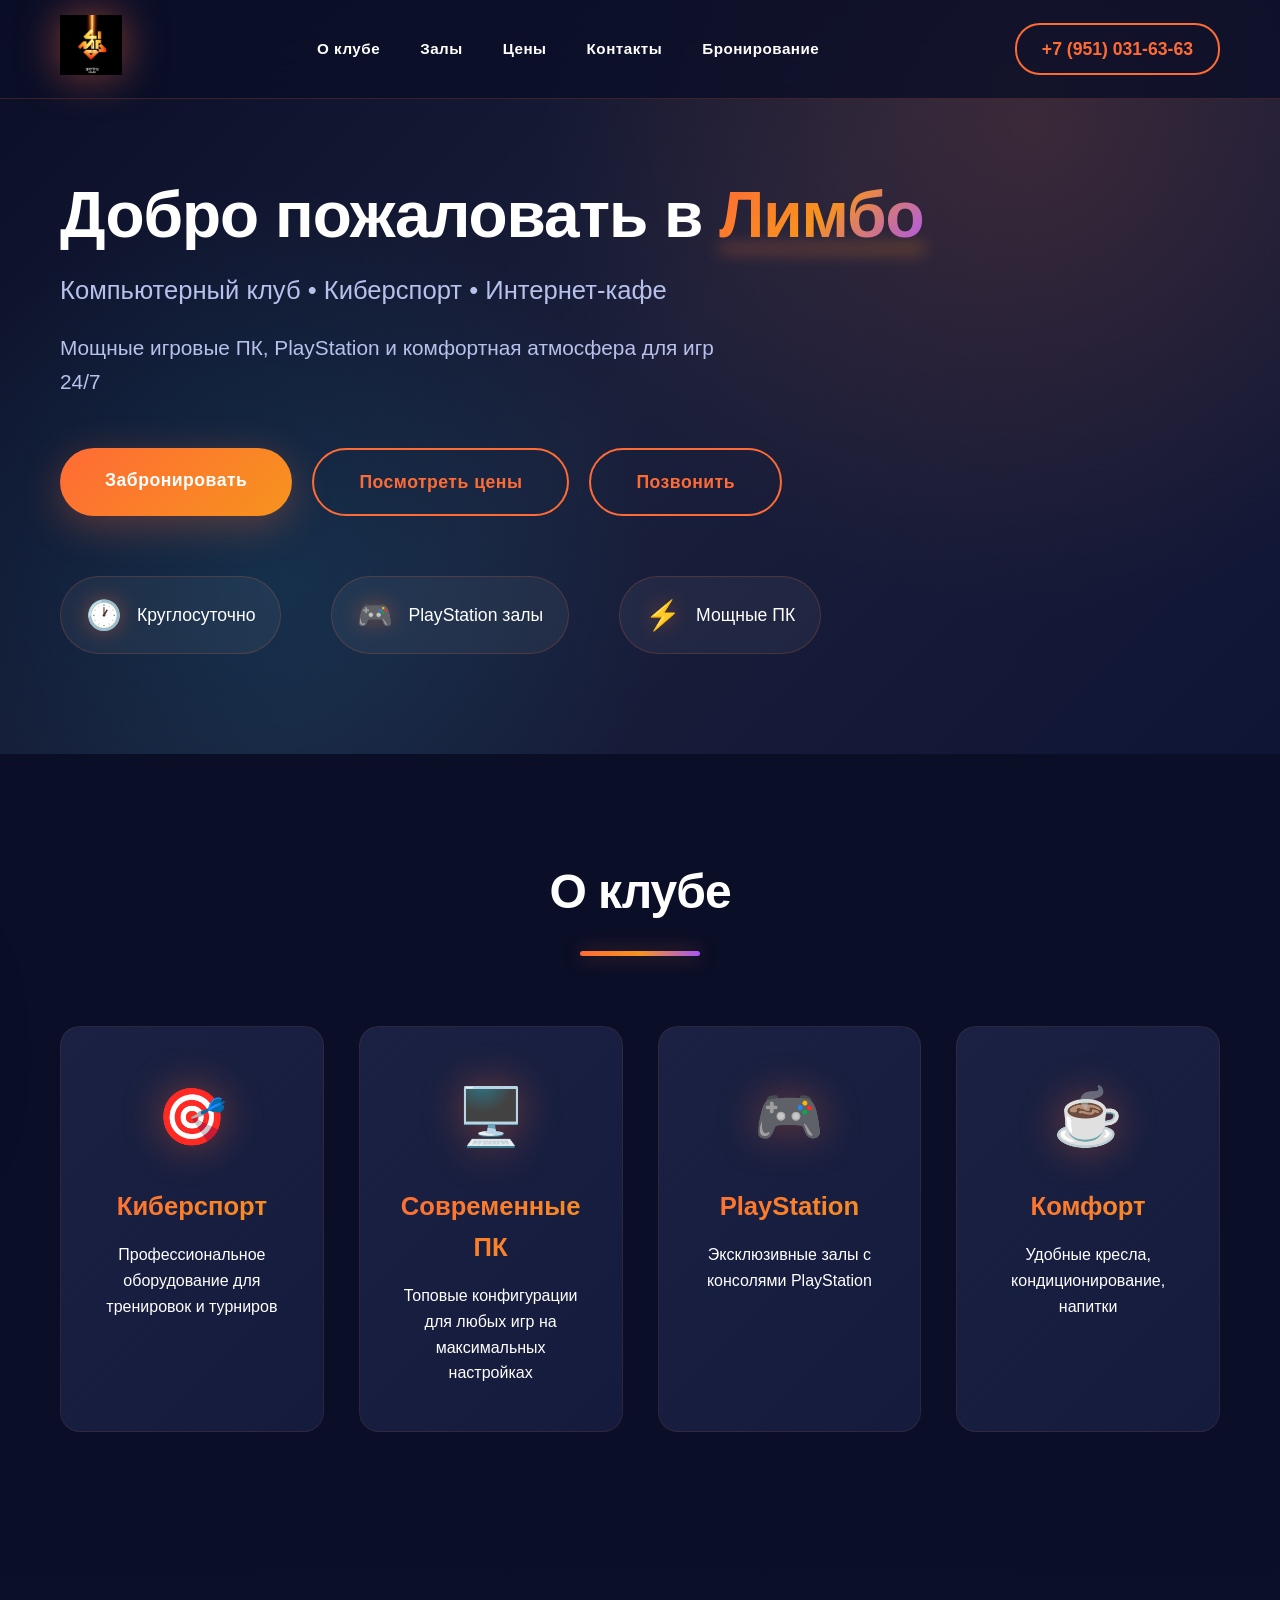
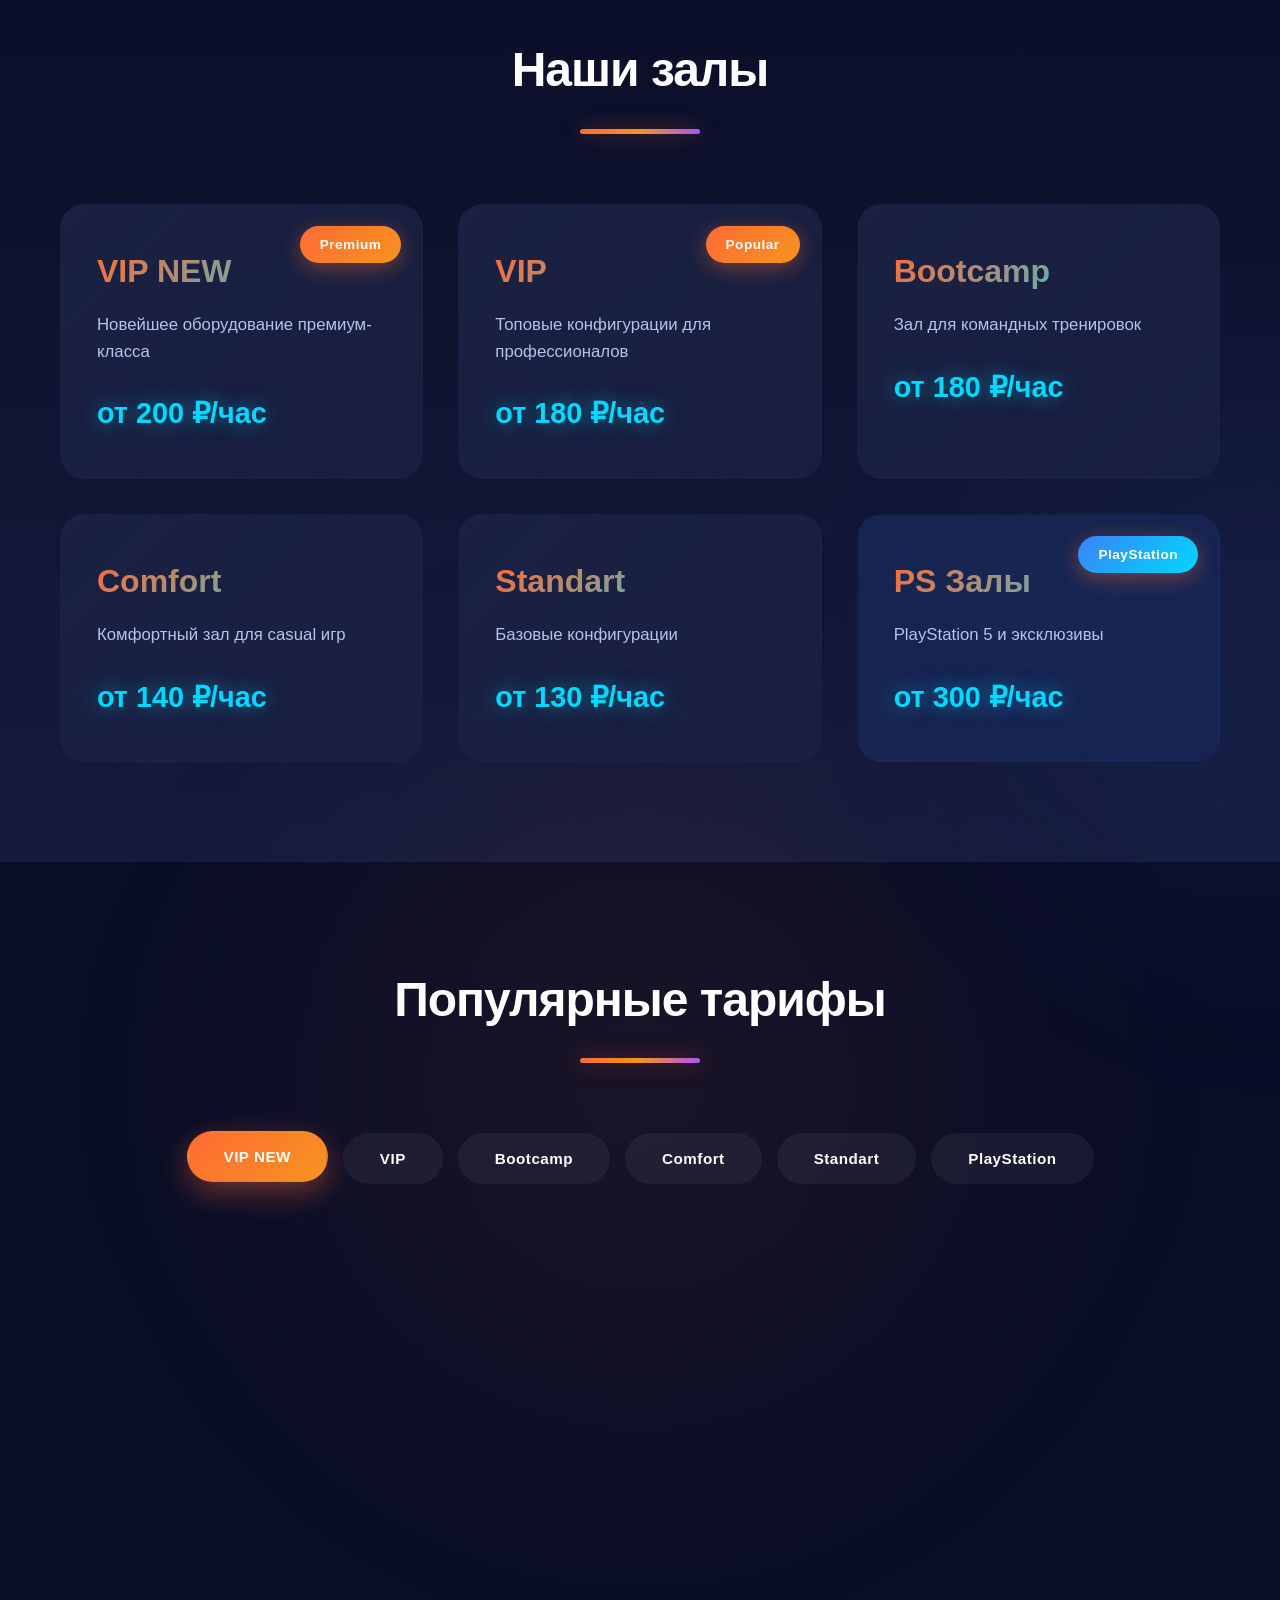
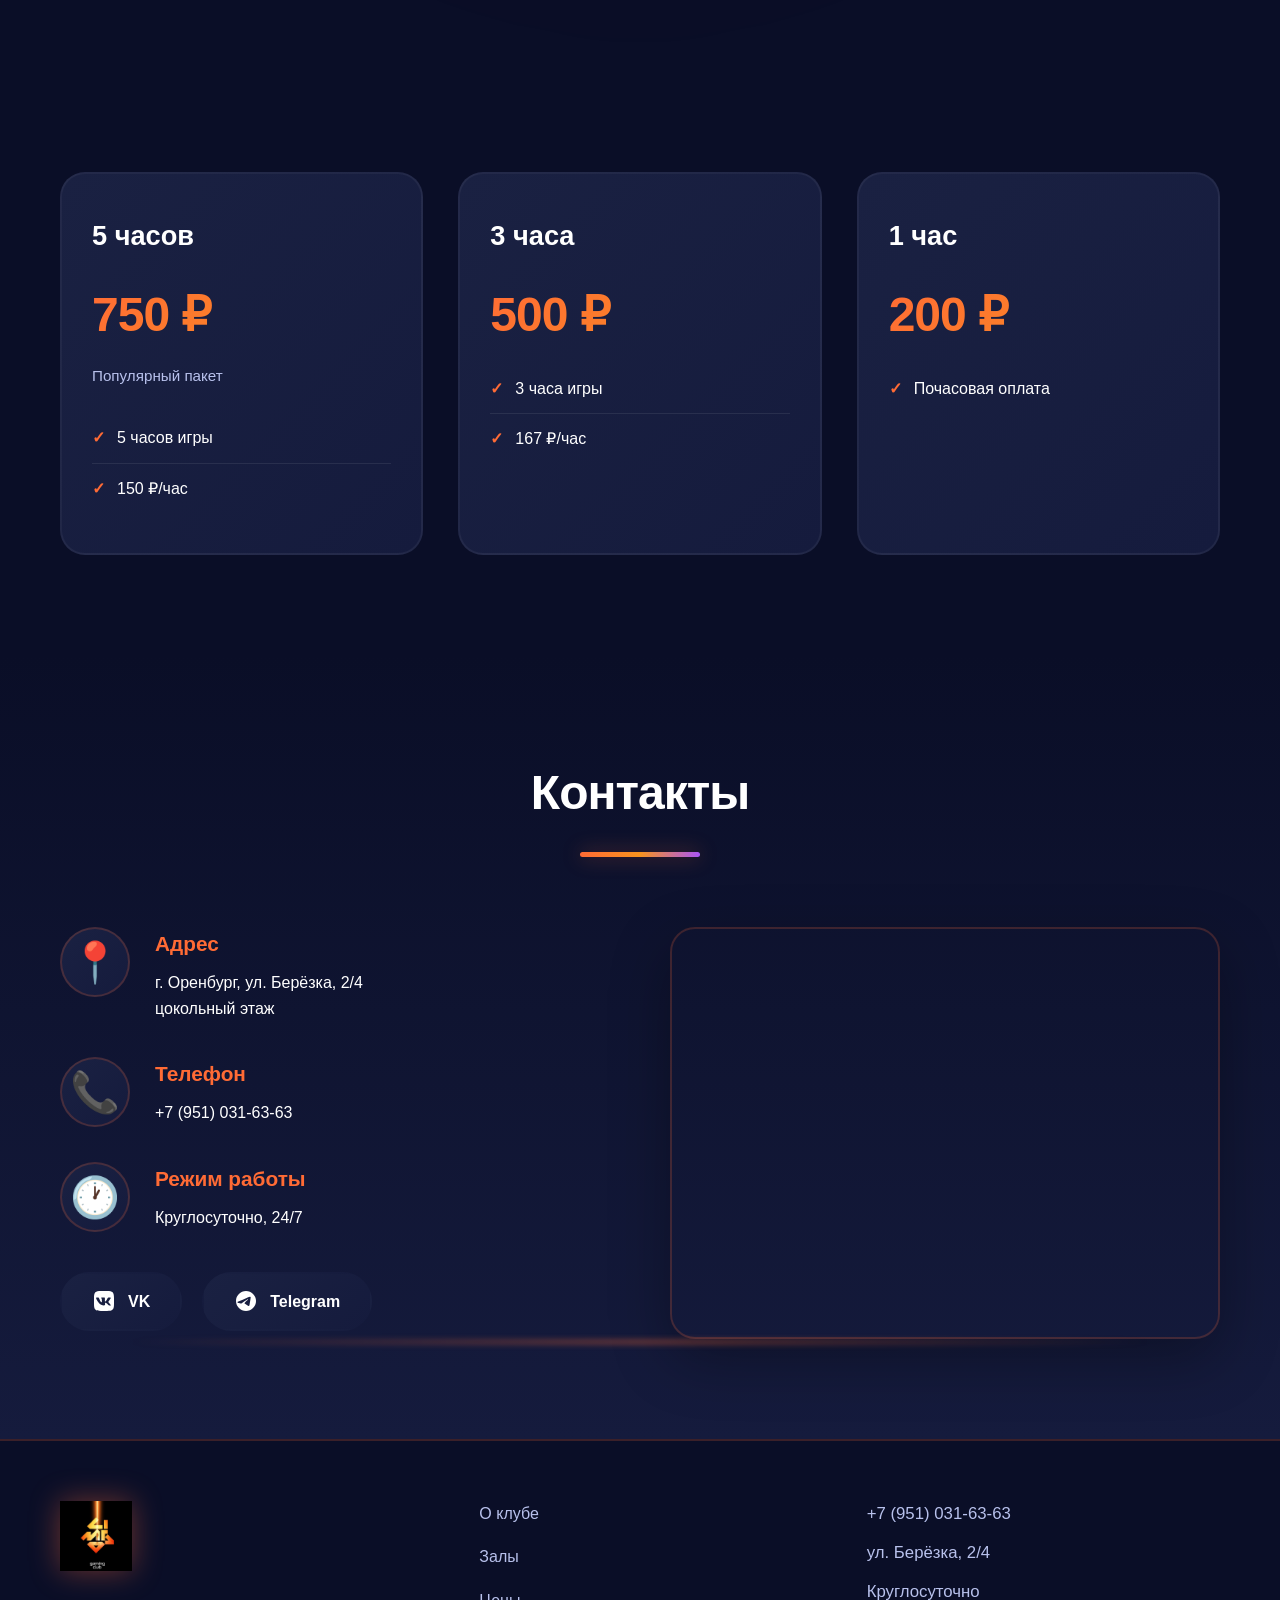
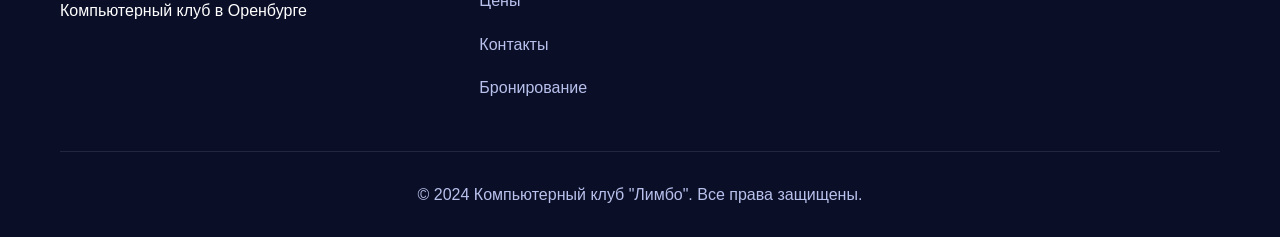
<file: index.html>
<!DOCTYPE html>
<html lang="ru">
<head>
    <meta charset="UTF-8">
    <meta name="viewport" content="width=device-width, initial-scale=1.0">
    <meta name="robots" content="noindex">
    <link rel="icon" type="image/png" href="images/1.png">
    <title>Лимбо - Компьютерный клуб в Оренбурге</title>
    <link rel="stylesheet" href="styles.css">
</head>
<body>
    <header class="header">
        <div class="container">
            <div class="header-content">
                <div class="logo">
                    <img src="images/1.png" alt="Лимбо" class="logo-img">
                </div>
                <nav class="nav">
                    <a href="#about">О клубе</a>
                    <a href="#halls">Залы</a>
                    <a href="#prices">Цены</a>
                    <a href="#contacts">Контакты</a>
                    <a href="booking.html">Бронирование</a>
                </nav>
                <a href="tel:+79510316363" class="header-phone">+7 (951) 031-63-63</a>
            </div>
        </div>
    </header>

    <section class="hero">
        <div class="container">
            <div class="hero-content">
                <h1 class="hero-title">Добро пожаловать в <span class="highlight">Лимбо</span></h1>
                <p class="hero-subtitle">Компьютерный клуб • Киберспорт • Интернет-кафе</p>
                <p class="hero-description">Мощные игровые ПК, PlayStation и комфортная атмосфера для игр 24/7</p>
                <div class="hero-buttons">
                    <a href="booking.html" class="btn btn-primary">Забронировать</a>
                    <a href="#prices" class="btn btn-secondary">Посмотреть цены</a>
                    <a href="tel:+79510316363" class="btn btn-secondary">Позвонить</a>
                </div>
                <div class="hero-features">
                    <div class="feature-item">
                        <span class="feature-icon">🕐</span>
                        <span>Круглосуточно</span>
                    </div>
                    <div class="feature-item">
                        <span class="feature-icon">🎮</span>
                        <span>PlayStation залы</span>
                    </div>
                    <div class="feature-item">
                        <span class="feature-icon">⚡</span>
                        <span>Мощные ПК</span>
                    </div>
                </div>
            </div>
        </div>
    </section>

    <section id="about" class="about">
        <div class="container">
            <h2 class="section-title">О клубе</h2>
            <div class="about-grid">
                <div class="about-card">
                    <div class="about-icon">🎯</div>
                    <h3>Киберспорт</h3>
                    <p>Профессиональное оборудование для тренировок и турниров</p>
                </div>
                <div class="about-card">
                    <div class="about-icon">🖥️</div>
                    <h3>Современные ПК</h3>
                    <p>Топовые конфигурации для любых игр на максимальных настройках</p>
                </div>
                <div class="about-card">
                    <div class="about-icon">🎮</div>
                    <h3>PlayStation</h3>
                    <p>Эксклюзивные залы с консолями PlayStation</p>
                </div>
                <div class="about-card">
                    <div class="about-icon">☕</div>
                    <h3>Комфорт</h3>
                    <p>Удобные кресла, кондиционирование, напитки</p>
                </div>
            </div>
        </div>
    </section>

    <section id="halls" class="halls">
        <div class="container">
            <h2 class="section-title">Наши залы</h2>
            <div class="halls-grid">
                <div class="hall-card">
                    <div class="hall-badge">Premium</div>
                    <h3>VIP NEW</h3>
                    <p class="hall-description">Новейшее оборудование премиум-класса</p>
                    <div class="hall-price">от 200 ₽/час</div>
                </div>
                <div class="hall-card">
                    <div class="hall-badge">Popular</div>
                    <h3>VIP</h3>
                    <p class="hall-description">Топовые конфигурации для профессионалов</p>
                    <div class="hall-price">от 180 ₽/час</div>
                </div>
                <div class="hall-card">
                    <h3>Bootcamp</h3>
                    <p class="hall-description">Зал для командных тренировок</p>
                    <div class="hall-price">от 180 ₽/час</div>
                </div>
                <div class="hall-card">
                    <h3>Comfort</h3>
                    <p class="hall-description">Комфортный зал для casual игр</p>
                    <div class="hall-price">от 140 ₽/час</div>
                </div>
                <div class="hall-card">
                    <h3>Standart</h3>
                    <p class="hall-description">Базовые конфигурации</p>
                    <div class="hall-price">от 130 ₽/час</div>
                </div>
                <div class="hall-card hall-card-ps">
                    <div class="hall-badge">PlayStation</div>
                    <h3>PS Залы</h3>
                    <p class="hall-description">PlayStation 5 и эксклюзивы</p>
                    <div class="hall-price">от 300 ₽/час</div>
                </div>
            </div>
        </div>
    </section>

    <section id="prices" class="prices">
        <div class="container">
            <h2 class="section-title">Популярные тарифы</h2>
            <div class="price-tabs">
                <button class="price-tab active" data-hall="vip-new">VIP NEW</button>
                <button class="price-tab" data-hall="vip">VIP</button>
                <button class="price-tab" data-hall="bootcamp">Bootcamp</button>
                <button class="price-tab" data-hall="comfort">Comfort</button>
                <button class="price-tab" data-hall="standart">Standart</button>
                <button class="price-tab" data-hall="ps">PlayStation</button>
            </div>

            <div class="price-content" id="vip-new">
                <div class="price-grid">
                    <div class="price-card">
                        <div class="price-badge">Выгодно</div>
                        <h3>Ночной</h3>
                        <div class="price-value">900 ₽</div>
                        <p class="price-time">22:00 — 08:00</p>
                        <ul class="price-features">
                            <li>10 часов игры</li>
                            <li>Премиум оборудование</li>
                            <li>90 ₽/час</li>
                        </ul>
                    </div>
                    <div class="price-card price-card-featured">
                        <div class="price-badge">Лучшее предложение</div>
                        <h3>Сутки на неделю</h3>
                        <div class="price-value">2700 ₽</div>
                        <p class="price-time">24 часа в течение недели</p>
                        <ul class="price-features">
                            <li>24 часа игры</li>
                            <li>Распределите как удобно</li>
                            <li>112,5 ₽/час</li>
                        </ul>
                    </div>
                    <div class="price-card">
                        <h3>12 часов</h3>
                        <div class="price-value">1600 ₽</div>
                        <p class="price-time">Без ограничений по времени суток</p>
                        <ul class="price-features">
                            <li>12 часов игры</li>
                            <li>Гибкое использование</li>
                            <li>133 ₽/час</li>
                        </ul>
                    </div>
                    <div class="price-card">
                        <h3>5 часов</h3>
                        <div class="price-value">750 ₽</div>
                        <p class="price-time">Популярный пакет</p>
                        <ul class="price-features">
                            <li>5 часов игры</li>
                            <li>150 ₽/час</li>
                        </ul>
                    </div>
                    <div class="price-card">
                        <h3>3 часа</h3>
                        <div class="price-value">500 ₽</div>
                        <ul class="price-features">
                            <li>3 часа игры</li>
                            <li>167 ₽/час</li>
                        </ul>
                    </div>
                    <div class="price-card">
                        <h3>1 час</h3>
                        <div class="price-value">200 ₽</div>
                        <ul class="price-features">
                            <li>Почасовая оплата</li>
                        </ul>
                    </div>
                </div>
            </div>

            <div class="price-content hidden" id="vip">
                <div class="price-grid">
                    <div class="price-card">
                        <div class="price-badge">Выгодно</div>
                        <h3>Ночной</h3>
                        <div class="price-value">800 ₽</div>
                        <p class="price-time">22:00 — 08:00</p>
                    </div>
                    <div class="price-card price-card-featured">
                        <div class="price-badge">Лучшее предложение</div>
                        <h3>Сутки на неделю</h3>
                        <div class="price-value">2500 ₽</div>
                        <p class="price-time">24 часа в течение недели</p>
                    </div>
                    <div class="price-card">
                        <h3>12 часов</h3>
                        <div class="price-value">1400 ₽</div>
                    </div>
                    <div class="price-card">
                        <h3>5 часов</h3>
                        <div class="price-value">650 ₽</div>
                    </div>
                    <div class="price-card">
                        <h3>3 часа</h3>
                        <div class="price-value">450 ₽</div>
                    </div>
                    <div class="price-card">
                        <h3>1 час</h3>
                        <div class="price-value">180 ₽</div>
                    </div>
                </div>
            </div>

            <div class="price-content hidden" id="bootcamp">
                <div class="price-grid">
                    <div class="price-card">
                        <div class="price-badge">Выгодно</div>
                        <h3>Ночной</h3>
                        <div class="price-value">800 ₽</div>
                        <p class="price-time">22:00 — 08:00</p>
                    </div>
                    <div class="price-card price-card-featured">
                        <div class="price-badge">Лучшее предложение</div>
                        <h3>Сутки на неделю</h3>
                        <div class="price-value">2500 ₽</div>
                        <p class="price-time">24 часа в течение недели</p>
                    </div>
                    <div class="price-card">
                        <h3>12 часов</h3>
                        <div class="price-value">1400 ₽</div>
                    </div>
                    <div class="price-card">
                        <h3>5 часов</h3>
                        <div class="price-value">650 ₽</div>
                    </div>
                    <div class="price-card">
                        <h3>3 часа</h3>
                        <div class="price-value">450 ₽</div>
                    </div>
                    <div class="price-card">
                        <h3>1 час</h3>
                        <div class="price-value">180 ₽</div>
                    </div>
                </div>
            </div>

            <div class="price-content hidden" id="comfort">
                <div class="price-grid">
                    <div class="price-card">
                        <div class="price-badge">Выгодно</div>
                        <h3>Ночной</h3>
                        <div class="price-value">600 ₽</div>
                        <p class="price-time">22:00 — 08:00</p>
                    </div>
                    <div class="price-card price-card-featured">
                        <div class="price-badge">Лучшее предложение</div>
                        <h3>Сутки на неделю</h3>
                        <div class="price-value">1800 ₽</div>
                        <p class="price-time">24 часа в течение недели</p>
                    </div>
                    <div class="price-card">
                        <h3>12 часов</h3>
                        <div class="price-value">1050 ₽</div>
                    </div>
                    <div class="price-card">
                        <h3>5 часов</h3>
                        <div class="price-value">520 ₽</div>
                    </div>
                    <div class="price-card">
                        <h3>3 часа</h3>
                        <div class="price-value">350 ₽</div>
                    </div>
                    <div class="price-card">
                        <h3>1 час</h3>
                        <div class="price-value">140 ₽</div>
                    </div>
                </div>
            </div>

            <div class="price-content hidden" id="standart">
                <div class="price-grid">
                    <div class="price-card">
                        <div class="price-badge">Выгодно</div>
                        <h3>Ночной</h3>
                        <div class="price-value">550 ₽</div>
                        <p class="price-time">22:00 — 08:00</p>
                    </div>
                    <div class="price-card price-card-featured">
                        <div class="price-badge">Лучшее предложение</div>
                        <h3>Сутки на неделю</h3>
                        <div class="price-value">1700 ₽</div>
                        <p class="price-time">24 часа в течение недели</p>
                    </div>
                    <div class="price-card">
                        <h3>12 часов</h3>
                        <div class="price-value">1000 ₽</div>
                    </div>
                    <div class="price-card">
                        <h3>5 часов</h3>
                        <div class="price-value">480 ₽</div>
                    </div>
                    <div class="price-card">
                        <h3>3 часа</h3>
                        <div class="price-value">320 ₽</div>
                    </div>
                    <div class="price-card">
                        <h3>1 час</h3>
                        <div class="price-value">130 ₽</div>
                    </div>
                </div>
            </div>

            <div class="price-content hidden" id="ps">
                <div class="price-grid">
                    <div class="price-card">
                        <h3>Зал VIP PS</h3>
                        <div class="price-value">400 ₽/час</div>
                        <p class="price-desc">Премиум PlayStation зал</p>
                        <ul class="price-list">
                            <li>1 час — 400 ₽</li>
                            <li>3 часа — 900 ₽</li>
                            <li>5 часов — 1300 ₽</li>
                            <li>Ночной — 1800 ₽</li>
                        </ul>
                    </div>
                    <div class="price-card">
                        <h3>Зал PS</h3>
                        <div class="price-value">300 ₽/час</div>
                        <p class="price-desc">Стандартный PlayStation зал</p>
                        <ul class="price-list">
                            <li>1 час — 300 ₽</li>
                            <li>3 часа — 650 ₽</li>
                            <li>5 часов — 950 ₽</li>
                            <li>Ночной — 1500 ₽</li>
                        </ul>
                    </div>
                </div>
            </div>
        </div>
    </section>

    <section id="contacts" class="contacts">
        <div class="container">
            <h2 class="section-title">Контакты</h2>
            <div class="contacts-grid">
                <div class="contacts-info">
                    <div class="contact-item">
                        <div class="contact-icon">📍</div>
                        <div>
                            <h3>Адрес</h3>
                            <p>г. Оренбург, ул. Берёзка, 2/4<br>цокольный этаж</p>
                        </div>
                    </div>
                    <div class="contact-item">
                        <div class="contact-icon">📞</div>
                        <div>
                            <h3>Телефон</h3>
                            <p><a href="tel:+79510316363">+7 (951) 031-63-63</a></p>
                        </div>
                    </div>
                    <div class="contact-item">
                        <div class="contact-icon">🕐</div>
                        <div>
                            <h3>Режим работы</h3>
                            <p>Круглосуточно, 24/7</p>
                        </div>
                    </div>
                    <div class="social-links">
                        <a href="https://vk.ru/limbo.club" target="_blank" class="social-btn">
                            <svg width="24" height="24" viewBox="0 0 24 24" fill="currentColor">
                                <path d="M15.07 2H8.93C3.33 2 2 3.33 2 8.93v6.14C2 20.67 3.33 22 8.93 22h6.14c5.6 0 6.93-1.33 6.93-6.93V8.93C22 3.33 20.67 2 15.07 2zm3.81 14.48h-1.75c-.63 0-.82-.5-1.95-1.64-1-.96-1.44-1.09-1.69-1.09-.35 0-.44.09-.44.53v1.5c0 .4-.13.65-1.19.65-1.78 0-3.75-.92-5.13-2.64-2.08-2.48-2.65-4.36-2.65-4.74 0-.25.09-.49.53-.49h1.75c.39 0 .54.18.69.6.75 2.2 2.01 4.13 2.53 4.13.19 0 .29-.09.29-.58v-2.27c-.06-1.06-.62-1.15-.62-1.53 0-.2.17-.39.43-.39h2.75c.33 0 .45.17.45.56v3.06c0 .33.15.45.24.45.19 0 .35-.12.71-.48 1.11-1.25 1.91-3.18 1.91-3.18.1-.23.3-.45.7-.45h1.75c.52 0 .64.27.52.63-.21.88-2.23 3.54-2.23 3.54-.16.26-.22.37 0 .66.16.21.69.68 1.05 1.09.65.75 1.14 1.38 1.27 1.82.14.44-.07.66-.51.66z"/>
                            </svg>
                            VK
                        </a>
                        <a href="https://t.me/Limbo_56" target="_blank" class="social-btn">
                            <svg width="24" height="24" viewBox="0 0 24 24" fill="currentColor">
                                <path d="M12 2C6.48 2 2 6.48 2 12s4.48 10 10 10 10-4.48 10-10S17.52 2 12 2zm4.64 6.8c-.15 1.58-.8 5.42-1.13 7.19-.14.75-.42 1-.68 1.03-.58.05-1.02-.38-1.58-.75-.88-.58-1.38-.94-2.23-1.5-.99-.65-.35-1.01.22-1.59.15-.15 2.71-2.48 2.76-2.69.01-.03.01-.14-.07-.2-.08-.06-.19-.04-.27-.02-.12.02-1.97 1.25-5.56 3.67-.53.36-.98.54-1.36.53-.45-.01-1.31-.25-1.95-.46-.78-.25-1.4-.38-1.35-.81.03-.22.33-.45.91-.69 3.56-1.55 5.93-2.57 7.13-3.07 3.39-1.41 4.1-1.65 4.56-1.66.1 0 .33.02.47.14.12.1.15.24.17.34-.01.08.01.24-.01.37z"/>
                            </svg>
                            Telegram
                        </a>
                    </div>
                </div>
                <div class="contacts-map">
                    <iframe src="https://yandex.ru/map-widget/v1/?um=constructor%3A8e5d5e8c3b8f0e0c9e8f0e0c9e8f0e0c&amp;source=constructor" width="100%" height="400" frameborder="0"></iframe>
                </div>
            </div>
        </div>
    </section>

    <footer class="footer">
        <div class="container">
            <div class="footer-content">
                <div class="footer-logo">
                    <img src="images/1.png" alt="Лимбо" class="footer-logo-img">
                    <p>Компьютерный клуб в Оренбурге</p>
                </div>
                <div class="footer-links">
                    <a href="#about">О клубе</a>
                    <a href="#halls">Залы</a>
                    <a href="#prices">Цены</a>
                    <a href="#contacts">Контакты</a>
                    <a href="booking.html">Бронирование</a>
                </div>
                <div class="footer-contact">
                    <p>+7 (951) 031-63-63</p>
                    <p>ул. Берёзка, 2/4</p>
                    <p>Круглосуточно</p>
                </div>
            </div>
            <div class="footer-bottom">
                <p>&copy; 2024 Компьютерный клуб "Лимбо". Все права защищены.</p>
            </div>
        </div>
    </footer>

    <script src="script.js"></script>
</body>
</html>
</file>
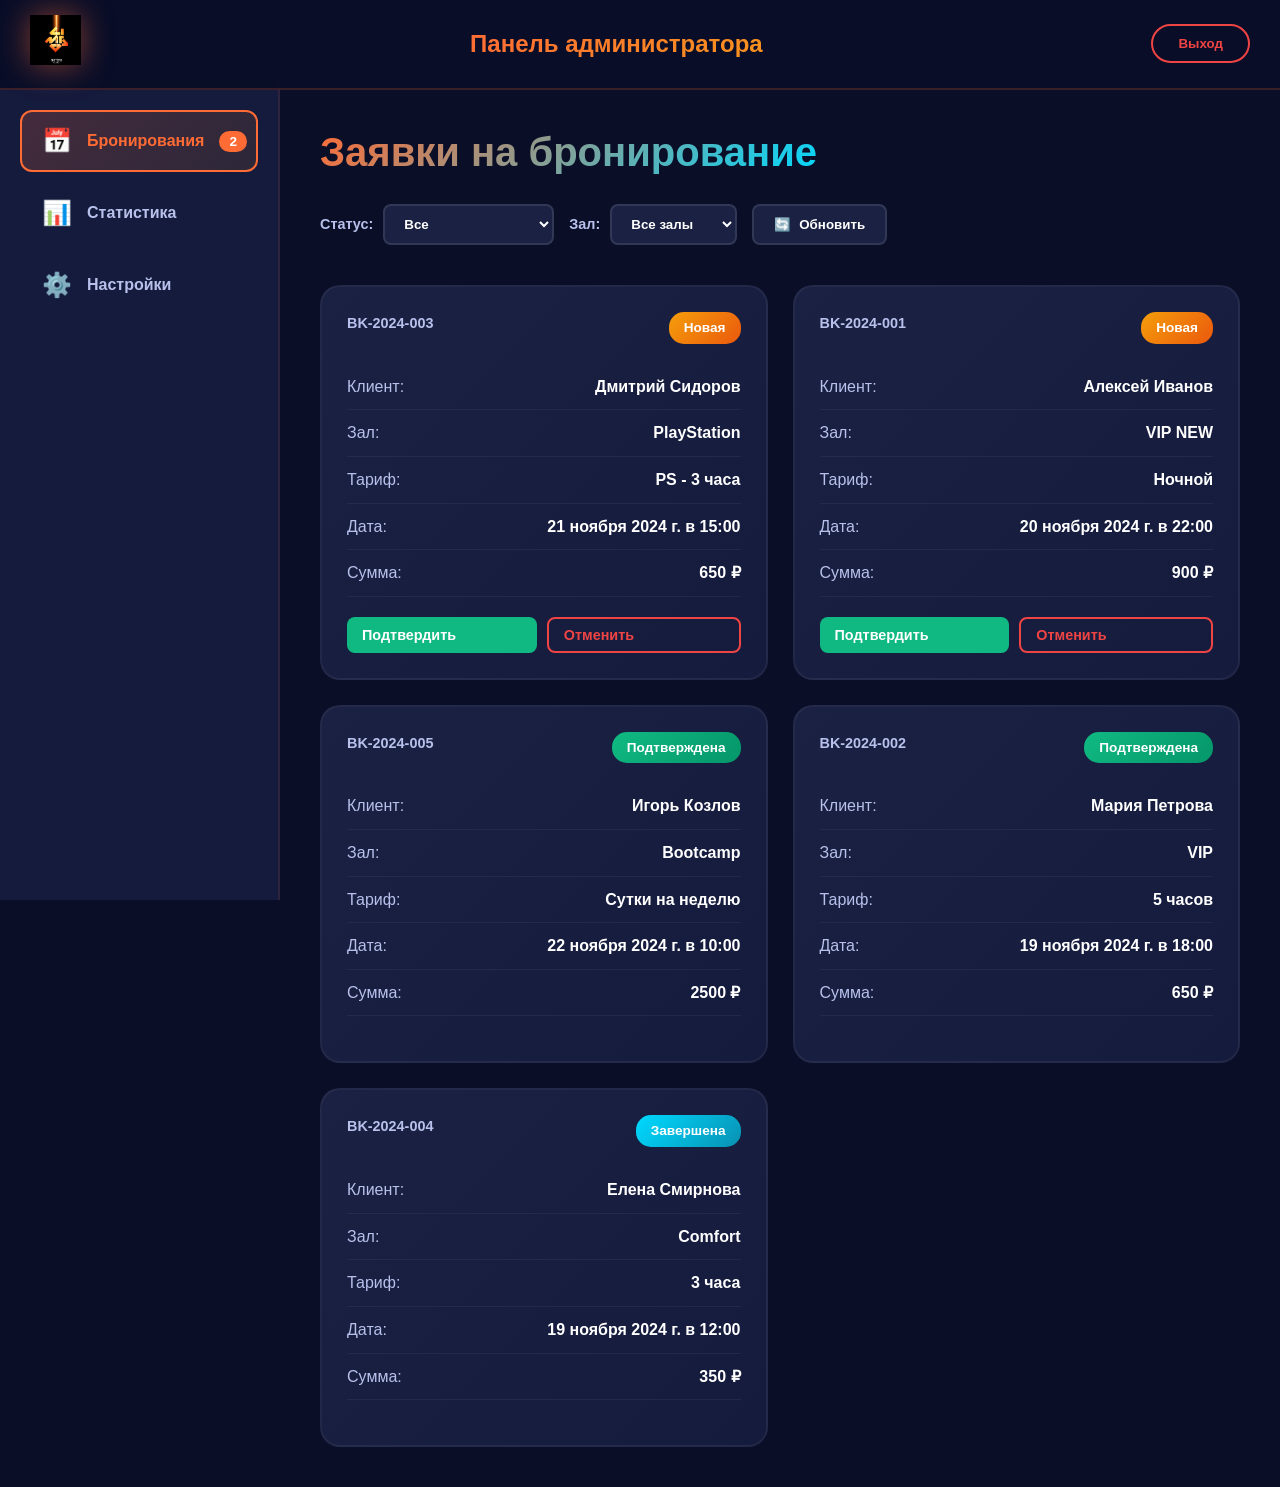
<file: admin.html>
<!DOCTYPE html>
<html lang="ru">
<head>
    <meta charset="UTF-8">
    <meta name="viewport" content="width=device-width, initial-scale=1.0">
    <meta name="robots" content="noindex">
    <link rel="icon" type="image/png" href="images/1.png">
    <title>Админ-панель - Лимбо</title>
    <link rel="stylesheet" href="admin-styles.css">
</head>
<body>
    <header class="header">
        <div class="container">
            <div class="header-content">
                <div class="logo">
                    <img src="images/1.png" alt="Лимбо" class="logo-img">
                </div>
                <div class="header-title">
                    <h1>Панель администратора</h1>
                </div>
                <button class="btn-logout" onclick="logout()">Выход</button>
            </div>
        </div>
    </header>

    <div class="admin-container">
        <aside class="sidebar">
            <nav class="admin-nav">
                <button class="nav-item active" data-tab="bookings" onclick="switchTab('bookings')">
                    <span class="nav-icon">📅</span>
                    <span>Бронирования</span>
                    <span class="badge" id="bookingsCount">0</span>
                </button>
                <button class="nav-item" data-tab="statistics" onclick="switchTab('statistics')">
                    <span class="nav-icon">📊</span>
                    <span>Статистика</span>
                </button>
                <button class="nav-item" data-tab="settings" onclick="switchTab('settings')">
                    <span class="nav-icon">⚙️</span>
                    <span>Настройки</span>
                </button>
            </nav>
        </aside>

        <main class="content">
            <!-- Вкладка: Бронирования -->
            <div class="tab-content active" id="bookings">
                <div class="content-header">
                    <h2>Заявки на бронирование</h2>
                    <div class="header-actions">
                        <div class="filter-group">
                            <label>Статус:</label>
                            <select id="statusFilter" onchange="filterBookings()">
                                <option value="all">Все</option>
                                <option value="new">Новые</option>
                                <option value="confirmed">Подтверждённые</option>
                                <option value="completed">Завершённые</option>
                                <option value="cancelled">Отменённые</option>
                            </select>
                        </div>
                        <div class="filter-group">
                            <label>Зал:</label>
                            <select id="hallFilter" onchange="filterBookings()">
                                <option value="all">Все залы</option>
                                <option value="vip-new">VIP NEW</option>
                                <option value="vip">VIP</option>
                                <option value="bootcamp">Bootcamp</option>
                                <option value="comfort">Comfort</option>
                                <option value="standart">Standart</option>
                                <option value="ps">PlayStation</option>
                            </select>
                        </div>
                        <button class="btn btn-refresh" onclick="loadBookings()">
                            <span>🔄</span> Обновить
                        </button>
                    </div>
                </div>

                <div class="bookings-grid" id="bookingsGrid">
                    <!-- Здесь будут отображаться заявки -->
                </div>
            </div>

            <!-- Вкладка: Статистика -->
            <div class="tab-content" id="statistics">
                <div class="content-header">
                    <h2>Статистика</h2>
                </div>

                <div class="stats-grid">
                    <div class="stat-card">
                        <div class="stat-icon">📅</div>
                        <div class="stat-content">
                            <div class="stat-label">Всего бронирований</div>
                            <div class="stat-value" id="totalBookings">0</div>
                        </div>
                    </div>

                    <div class="stat-card">
                        <div class="stat-icon">⏰</div>
                        <div class="stat-content">
                            <div class="stat-label">Новые заявки</div>
                            <div class="stat-value" id="newBookings">0</div>
                        </div>
                    </div>

                    <div class="stat-card">
                        <div class="stat-icon">✅</div>
                        <div class="stat-content">
                            <div class="stat-label">Подтверждённые</div>
                            <div class="stat-value" id="confirmedBookings">0</div>
                        </div>
                    </div>

                    <div class="stat-card">
                        <div class="stat-icon">💰</div>
                        <div class="stat-content">
                            <div class="stat-label">Ожидаемая выручка</div>
                            <div class="stat-value" id="totalRevenue">0 ₽</div>
                        </div>
                    </div>
                </div>

                <div class="chart-container">
                    <h3>Популярные залы</h3>
                    <div class="halls-chart" id="hallsChart"></div>
                </div>

                <div class="chart-container">
                    <h3>Бронирования по дням</h3>
                    <div class="bookings-timeline" id="bookingsTimeline"></div>
                </div>
            </div>

            <!-- Вкладка: Настройки -->
            <div class="tab-content" id="settings">
                <div class="content-header">
                    <h2>Настройки системы</h2>
                </div>

                <div class="settings-section">
                    <h3>Уведомления</h3>
                    <div class="setting-item">
                        <label>
                            <input type="checkbox" id="emailNotifications" checked>
                            <span>Email уведомления о новых бронированиях</span>
                        </label>
                    </div>
                    <div class="setting-item">
                        <label>
                            <input type="checkbox" id="smsNotifications">
                            <span>SMS уведомления</span>
                        </label>
                    </div>
                    <div class="setting-item">
                        <label>
                            <input type="checkbox" id="soundNotifications" checked>
                            <span>Звуковые уведомления</span>
                        </label>
                    </div>
                </div>

                <div class="settings-section">
                    <h3>Автоматическое подтверждение</h3>
                    <div class="setting-item">
                        <label>
                            <input type="checkbox" id="autoConfirm">
                            <span>Автоматически подтверждать бронирования</span>
                        </label>
                    </div>
                </div>

                <div class="settings-section">
                    <h3>Рабочие часы</h3>
                    <div class="setting-item">
                        <p>Клуб работает круглосуточно (24/7)</p>
                    </div>
                </div>

                <button class="btn btn-primary" onclick="saveSettings()">Сохранить настройки</button>
            </div>
        </main>
    </div>

    <!-- Модальное окно деталей бронирования -->
    <div id="bookingModal" class="modal">
        <div class="modal-content large">
            <button class="modal-close" onclick="closeBookingModal()">&times;</button>
            <div id="bookingDetails"></div>
        </div>
    </div>

    <script src="admin-script.js"></script>
</body>
</html>
</file>
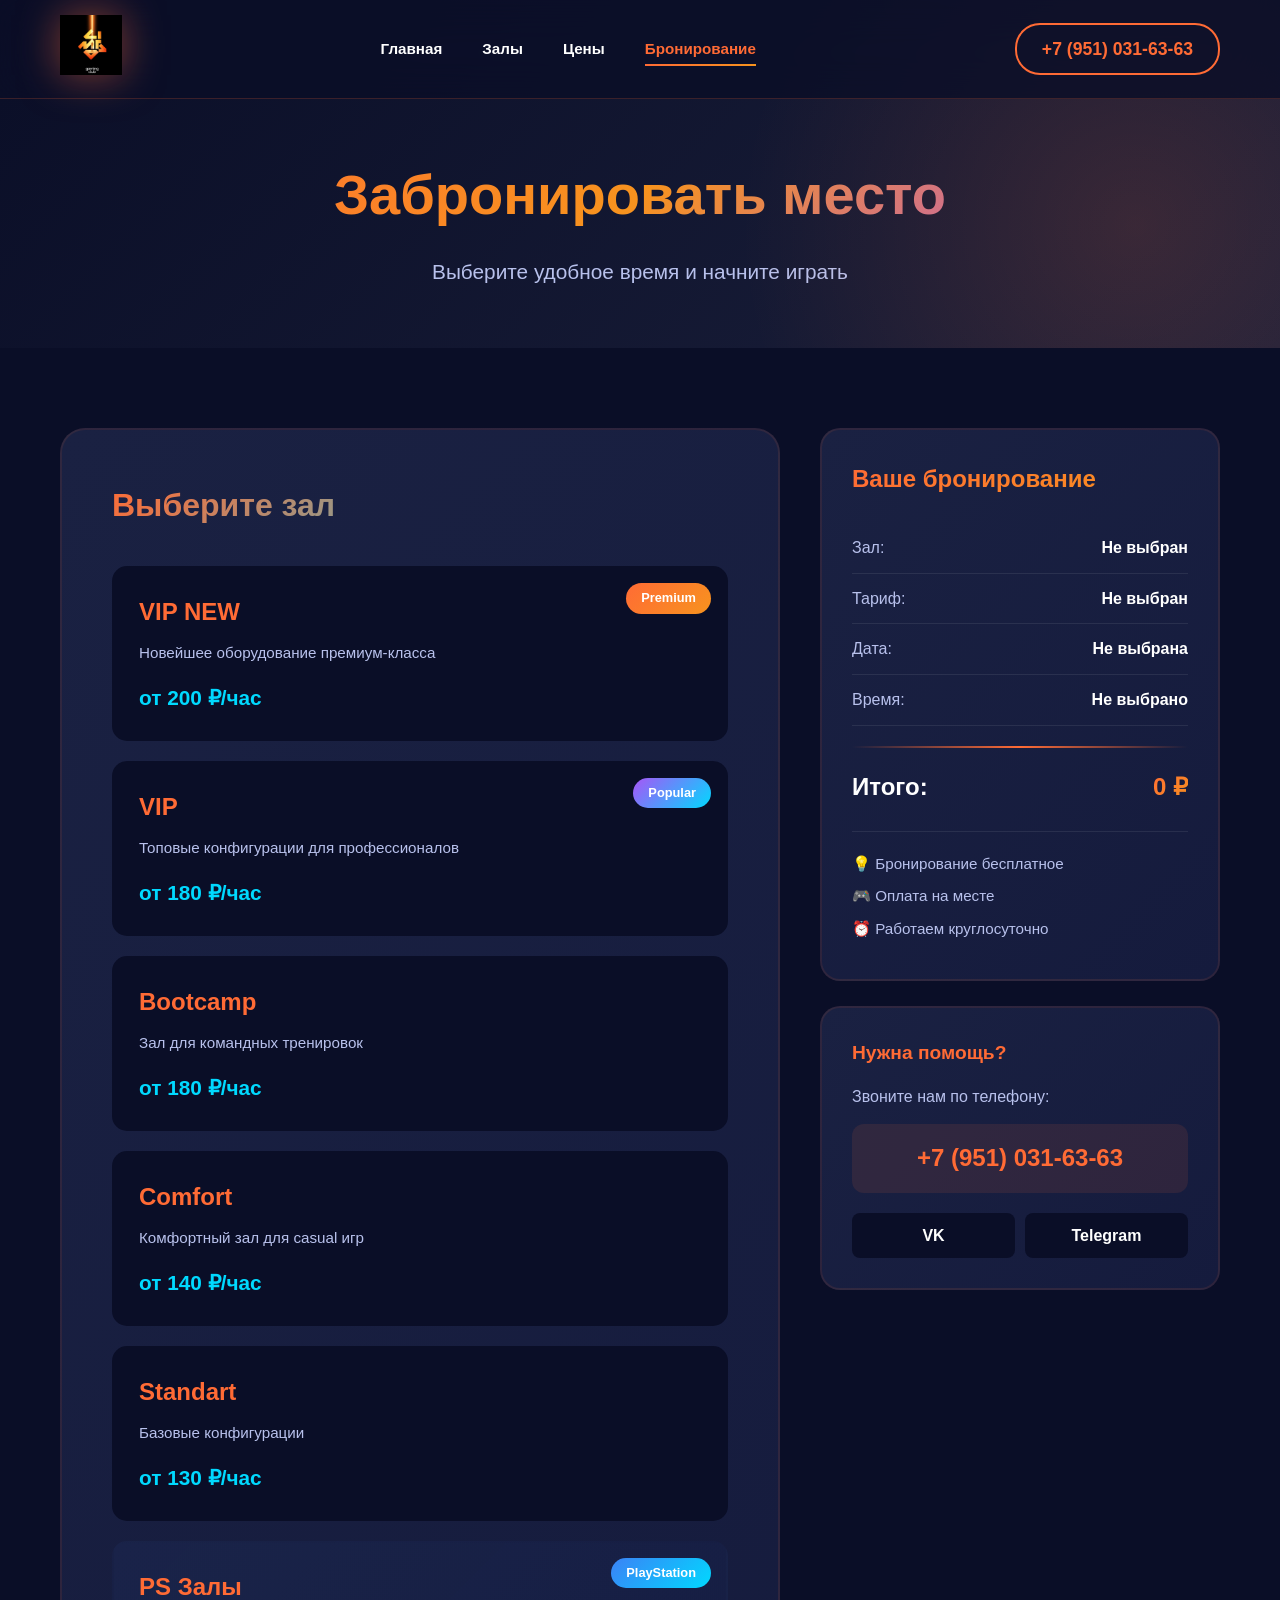
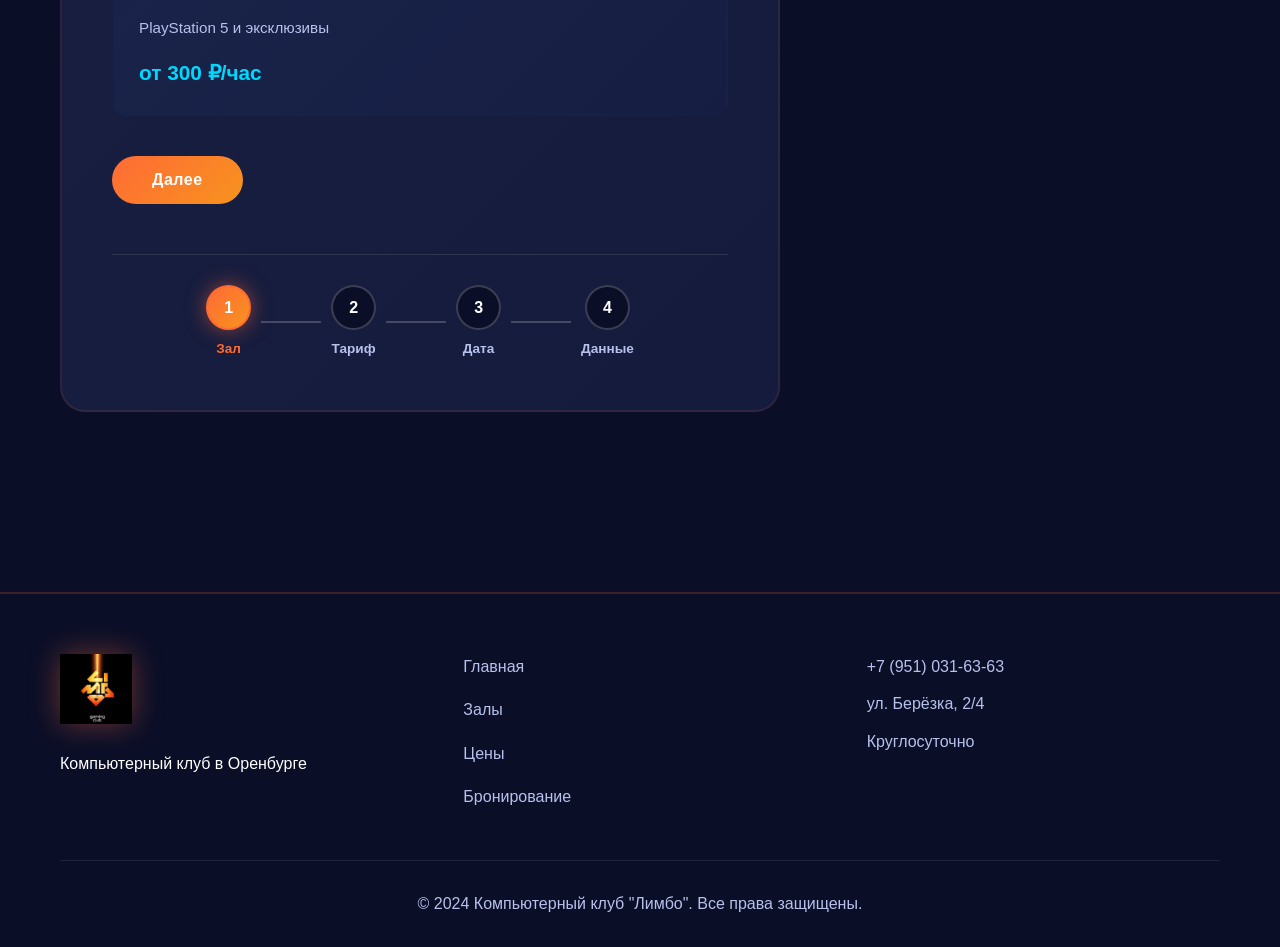
<file: booking.html>
<!DOCTYPE html>
<html lang="ru">
<head>
    <meta charset="UTF-8">
    <meta name="viewport" content="width=device-width, initial-scale=1.0">
    <meta name="robots" content="noindex">
    <link rel="icon" type="image/png" href="images/1.png">
    <title>Бронирование - Лимбо</title>
    <link rel="stylesheet" href="booking-styles.css">
</head>
<body>
    <header class="header">
        <div class="container">
            <div class="header-content">
                <div class="logo">
                    <a href="index.html">
                        <img src="images/1.png" alt="Лимбо" class="logo-img">
                    </a>
                </div>
                <nav class="nav">
                    <a href="index.html">Главная</a>
                    <a href="index.html#halls">Залы</a>
                    <a href="index.html#prices">Цены</a>
                    <a href="booking.html" class="active">Бронирование</a>
                </nav>
                <a href="tel:+79510316363" class="header-phone">+7 (951) 031-63-63</a>
            </div>
        </div>
    </header>

    <section class="booking-hero">
        <div class="container">
            <h1 class="page-title">Забронировать место</h1>
            <p class="page-subtitle">Выберите удобное время и начните играть</p>
        </div>
    </section>

    <section class="booking-section">
        <div class="container">
            <div class="booking-layout">
                <div class="booking-form-container">
                    <form id="bookingForm" class="booking-form">
                        <div class="form-step active" data-step="1">
                            <h2 class="step-title">Выберите зал</h2>
                            <div class="halls-selector">
                                <label class="hall-option">
                                    <input type="radio" name="hall" value="vip-new" data-price="200">
                                    <div class="hall-option-content">
                                        <div class="hall-badge premium">Premium</div>
                                        <h3>VIP NEW</h3>
                                        <p>Новейшее оборудование премиум-класса</p>
                                        <div class="hall-price">от 200 ₽/час</div>
                                    </div>
                                </label>

                                <label class="hall-option">
                                    <input type="radio" name="hall" value="vip" data-price="180">
                                    <div class="hall-option-content">
                                        <div class="hall-badge popular">Popular</div>
                                        <h3>VIP</h3>
                                        <p>Топовые конфигурации для профессионалов</p>
                                        <div class="hall-price">от 180 ₽/час</div>
                                    </div>
                                </label>

                                <label class="hall-option">
                                    <input type="radio" name="hall" value="bootcamp" data-price="180">
                                    <div class="hall-option-content">
                                        <h3>Bootcamp</h3>
                                        <p>Зал для командных тренировок</p>
                                        <div class="hall-price">от 180 ₽/час</div>
                                    </div>
                                </label>

                                <label class="hall-option">
                                    <input type="radio" name="hall" value="comfort" data-price="140">
                                    <div class="hall-option-content">
                                        <h3>Comfort</h3>
                                        <p>Комфортный зал для casual игр</p>
                                        <div class="hall-price">от 140 ₽/час</div>
                                    </div>
                                </label>

                                <label class="hall-option">
                                    <input type="radio" name="hall" value="standart" data-price="130">
                                    <div class="hall-option-content">
                                        <h3>Standart</h3>
                                        <p>Базовые конфигурации</p>
                                        <div class="hall-price">от 130 ₽/час</div>
                                    </div>
                                </label>

                                <label class="hall-option hall-ps">
                                    <input type="radio" name="hall" value="ps" data-price="300">
                                    <div class="hall-option-content">
                                        <div class="hall-badge ps">PlayStation</div>
                                        <h3>PS Залы</h3>
                                        <p>PlayStation 5 и эксклюзивы</p>
                                        <div class="hall-price">от 300 ₽/час</div>
                                    </div>
                                </label>
                            </div>
                            <button type="button" class="btn btn-next" onclick="nextStep()">Далее</button>
                        </div>

                        <div class="form-step" data-step="2">
                            <h2 class="step-title">Выберите тариф</h2>
                            <div id="tariffsContainer" class="tariffs-selector"></div>
                            <div class="form-buttons">
                                <button type="button" class="btn btn-back" onclick="prevStep()">Назад</button>
                                <button type="button" class="btn btn-next" onclick="nextStep()">Далее</button>
                            </div>
                        </div>

                        <div class="form-step" data-step="3">
                            <h2 class="step-title">Дата и время</h2>
                            <div class="datetime-selector">
                                <div class="form-group">
                                    <label for="bookingDate">Дата посещения</label>
                                    <input type="date" id="bookingDate" name="date" required>
                                </div>
                                <div class="form-group">
                                    <label for="bookingTime">Время начала</label>
                                    <input type="time" id="bookingTime" name="time" required>
                                </div>
                                <div class="form-group">
                                    <label for="computerNumber">Номер компьютера (опционально)</label>
                                    <input type="number" id="computerNumber" name="computer" min="1" max="50" placeholder="Любой">
                                </div>
                            </div>
                            <div class="form-buttons">
                                <button type="button" class="btn btn-back" onclick="prevStep()">Назад</button>
                                <button type="button" class="btn btn-next" onclick="nextStep()">Далее</button>
                            </div>
                        </div>

                        <div class="form-step" data-step="4">
                            <h2 class="step-title">Ваши данные</h2>
                            <div class="user-data">
                                <div class="form-group">
                                    <label for="userName">Имя *</label>
                                    <input type="text" id="userName" name="name" required placeholder="Ваше имя">
                                </div>
                                <div class="form-group">
                                    <label for="userPhone">Телефон *</label>
                                    <input type="tel" id="userPhone" name="phone" required placeholder="+7 (___) ___-__-__">
                                </div>
                                <div class="form-group">
                                    <label for="userEmail">Email (опционально)</label>
                                    <input type="email" id="userEmail" name="email" placeholder="example@mail.com">
                                </div>
                                <div class="form-group">
                                    <label for="userComment">Комментарий</label>
                                    <textarea id="userComment" name="comment" rows="3" placeholder="Дополнительные пожелания..."></textarea>
                                </div>
                            </div>
                            <div class="form-buttons">
                                <button type="button" class="btn btn-back" onclick="prevStep()">Назад</button>
                                <button type="submit" class="btn btn-submit">Забронировать</button>
                            </div>
                        </div>
                    </form>

                    <div class="steps-indicator">
                        <div class="step-dot active" data-step="1">
                            <span class="step-number">1</span>
                            <span class="step-label">Зал</span>
                        </div>
                        <div class="step-line"></div>
                        <div class="step-dot" data-step="2">
                            <span class="step-number">2</span>
                            <span class="step-label">Тариф</span>
                        </div>
                        <div class="step-line"></div>
                        <div class="step-dot" data-step="3">
                            <span class="step-number">3</span>
                            <span class="step-label">Дата</span>
                        </div>
                        <div class="step-line"></div>
                        <div class="step-dot" data-step="4">
                            <span class="step-number">4</span>
                            <span class="step-label">Данные</span>
                        </div>
                    </div>
                </div>

                <div class="booking-summary">
                    <div class="summary-card">
                        <h3>Ваше бронирование</h3>
                        <div class="summary-content">
                            <div class="summary-item">
                                <span class="summary-label">Зал:</span>
                                <span class="summary-value" id="summaryHall">Не выбран</span>
                            </div>
                            <div class="summary-item">
                                <span class="summary-label">Тариф:</span>
                                <span class="summary-value" id="summaryTariff">Не выбран</span>
                            </div>
                            <div class="summary-item">
                                <span class="summary-label">Дата:</span>
                                <span class="summary-value" id="summaryDate">Не выбрана</span>
                            </div>
                            <div class="summary-item">
                                <span class="summary-label">Время:</span>
                                <span class="summary-value" id="summaryTime">Не выбрано</span>
                            </div>
                            <div class="summary-divider"></div>
                            <div class="summary-total">
                                <span class="total-label">Итого:</span>
                                <span class="total-value" id="summaryTotal">0 ₽</span>
                            </div>
                        </div>
                        <div class="summary-info">
                            <p>💡 Бронирование бесплатное</p>
                            <p>🎮 Оплата на месте</p>
                            <p>⏰ Работаем круглосуточно</p>
                        </div>
                    </div>

                    <div class="contact-card">
                        <h4>Нужна помощь?</h4>
                        <p>Звоните нам по телефону:</p>
                        <a href="tel:+79510316363" class="contact-phone">+7 (951) 031-63-63</a>
                        <div class="social-links-small">
                            <a href="https://vk.ru/limbo.club" target="_blank">VK</a>
                            <a href="https://t.me/Limbo_56" target="_blank">Telegram</a>
                        </div>
                    </div>
                </div>
            </div>
        </div>
    </section>

    <div id="successModal" class="modal">
        <div class="modal-content">
            <div class="modal-icon">✅</div>
            <h2>Бронирование успешно!</h2>
            <p>Мы отправили подтверждение на ваш телефон.</p>
            <p class="modal-details">Ждём вас в клубе!</p>
            <button class="btn btn-primary" onclick="closeModal()">Отлично</button>
            <a href="index.html" class="modal-link">Вернуться на главную</a>
        </div>
    </div>

    <footer class="footer">
        <div class="container">
            <div class="footer-content">
                <div class="footer-logo">
                    <img src="images/1.png" alt="Лимбо" class="footer-logo-img">
                    <p>Компьютерный клуб в Оренбурге</p>
                </div>
                <div class="footer-links">
                    <a href="index.html">Главная</a>
                    <a href="index.html#halls">Залы</a>
                    <a href="index.html#prices">Цены</a>
                    <a href="booking.html">Бронирование</a>
                </div>
                <div class="footer-contact">
                    <p>+7 (951) 031-63-63</p>
                    <p>ул. Берёзка, 2/4</p>
                    <p>Круглосуточно</p>
                </div>
            </div>
            <div class="footer-bottom">
                <p>&copy; 2024 Компьютерный клуб "Лимбо". Все права защищены.</p>
            </div>
        </div>
    </footer>

    <script src="booking-script.js"></script>
</body>
</html>
</file>
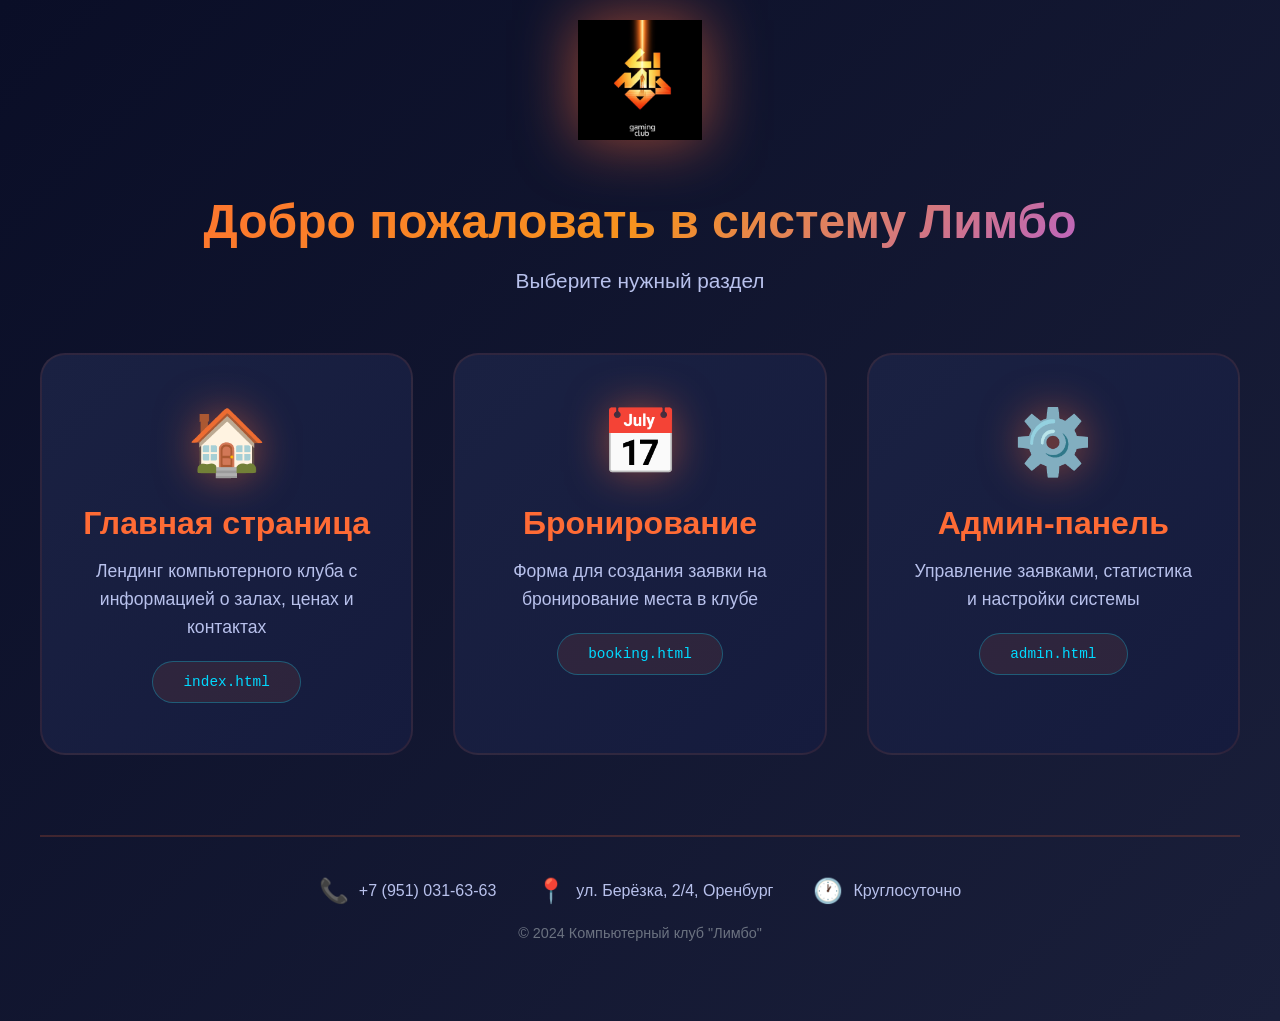
<file: start.html>
<!DOCTYPE html>
<html lang="ru">
<head>
    <meta charset="UTF-8">
    <meta name="viewport" content="width=device-width, initial-scale=1.0">
    <meta name="robots" content="noindex">
    <link rel="icon" type="image/png" href="images/1.png">
    <title>Навигация - Лимбо</title>
    <style>
        * {
            margin: 0;
            padding: 0;
            box-sizing: border-box;
        }

        body {
            font-family: 'Inter', -apple-system, BlinkMacSystemFont, 'Segoe UI', Roboto, sans-serif;
            background: linear-gradient(135deg, #0a0e27 0%, #1a1f3a 100%);
            color: #ffffff;
            min-height: 100vh;
            display: flex;
            align-items: center;
            justify-content: center;
            padding: 20px;
        }

        .container {
            max-width: 1200px;
            width: 100%;
            text-align: center;
        }

        .logo {
            margin-bottom: 50px;
        }

        .logo img {
            height: 120px;
            filter: drop-shadow(0 0 30px rgba(255, 107, 53, 0.6));
        }

        h1 {
            font-size: 3rem;
            margin-bottom: 20px;
            background: linear-gradient(135deg, #ff6b35, #f7931e, #a855f7);
            -webkit-background-clip: text;
            -webkit-text-fill-color: transparent;
            background-clip: text;
        }

        p {
            font-size: 1.3rem;
            color: #b8c1ec;
            margin-bottom: 60px;
        }

        .links-grid {
            display: grid;
            grid-template-columns: repeat(auto-fit, minmax(300px, 1fr));
            gap: 40px;
            margin-bottom: 50px;
        }

        .link-card {
            background: linear-gradient(135deg, #1a2142 0%, #151b3d 100%);
            border-radius: 25px;
            padding: 50px 40px;
            text-decoration: none;
            display: block;
            transition: all 0.4s;
            border: 2px solid rgba(255, 107, 53, 0.1);
            position: relative;
            overflow: hidden;
        }

        .link-card::before {
            content: '';
            position: absolute;
            inset: 0;
            border-radius: 25px;
            padding: 2px;
            background: linear-gradient(135deg, #ff6b35, #f7931e, #a855f7);
            -webkit-mask: linear-gradient(#fff 0 0) content-box, linear-gradient(#fff 0 0);
            -webkit-mask-composite: xor;
            mask-composite: exclude;
            opacity: 0;
            transition: opacity 0.4s;
        }

        .link-card:hover::before {
            opacity: 1;
        }

        .link-card:hover {
            transform: translateY(-10px) scale(1.02);
            box-shadow: 0 25px 60px rgba(255, 107, 53, 0.4);
        }

        .link-icon {
            font-size: 4rem;
            margin-bottom: 25px;
            filter: drop-shadow(0 0 20px rgba(255, 107, 53, 0.5));
        }

        .link-card h2 {
            font-size: 2rem;
            margin-bottom: 15px;
            color: #ff6b35;
        }

        .link-card .description {
            color: #b8c1ec;
            font-size: 1.1rem;
            line-height: 1.6;
            margin-bottom: 20px;
        }

        .link-url {
            display: inline-block;
            padding: 12px 30px;
            background: rgba(255, 107, 53, 0.1);
            border-radius: 25px;
            color: #00d9ff;
            font-family: monospace;
            font-size: 0.9rem;
            border: 1px solid rgba(0, 217, 255, 0.3);
        }

        .footer {
            margin-top: 80px;
            padding-top: 40px;
            border-top: 2px solid rgba(255, 107, 53, 0.2);
        }

        .contact-info {
            display: flex;
            justify-content: center;
            gap: 40px;
            flex-wrap: wrap;
            margin-bottom: 20px;
        }

        .contact-item {
            display: flex;
            align-items: center;
            gap: 10px;
            color: #b8c1ec;
        }

        .contact-icon {
            font-size: 1.5rem;
        }

        @media (max-width: 768px) {
            h1 {
                font-size: 2rem;
            }

            p {
                font-size: 1.1rem;
            }

            .links-grid {
                grid-template-columns: 1fr;
            }

            .link-card {
                padding: 40px 30px;
            }
        }
    </style>
</head>
<body>
    <div class="container">
        <div class="logo">
            <img src="images/1.png" alt="Лимбо">
        </div>

        <h1>Добро пожаловать в систему Лимбо</h1>
        <p>Выберите нужный раздел</p>

        <div class="links-grid">
            <a href="index.html" class="link-card">
                <div class="link-icon">🏠</div>
                <h2>Главная страница</h2>
                <p class="description">Лендинг компьютерного клуба с информацией о залах, ценах и контактах</p>
                <span class="link-url">index.html</span>
            </a>

            <a href="booking.html" class="link-card">
                <div class="link-icon">📅</div>
                <h2>Бронирование</h2>
                <p class="description">Форма для создания заявки на бронирование места в клубе</p>
                <span class="link-url">booking.html</span>
            </a>

            <a href="admin.html" class="link-card">
                <div class="link-icon">⚙️</div>
                <h2>Админ-панель</h2>
                <p class="description">Управление заявками, статистика и настройки системы</p>
                <span class="link-url">admin.html</span>
            </a>
        </div>

        <div class="footer">
            <div class="contact-info">
                <div class="contact-item">
                    <span class="contact-icon">📞</span>
                    <span>+7 (951) 031-63-63</span>
                </div>
                <div class="contact-item">
                    <span class="contact-icon">📍</span>
                    <span>ул. Берёзка, 2/4, Оренбург</span>
                </div>
                <div class="contact-item">
                    <span class="contact-icon">🕐</span>
                    <span>Круглосуточно</span>
                </div>
            </div>
            <p style="font-size: 0.9rem; color: #6b7280;">© 2024 Компьютерный клуб "Лимбо"</p>
        </div>
    </div>
</body>
</html>
</file>
<file: styles.css>
* {
    margin: 0;
    padding: 0;
    box-sizing: border-box;
}

:root {
    --primary: #ff6b35;
    --secondary: #f7931e;
    --dark: #0a0e27;
    --dark-light: #151b3d;
    --dark-card: #1a2142;
    --text: #ffffff;
    --text-dim: #b8c1ec;
    --accent: #00d9ff;
    --glow: rgba(255, 107, 53, 0.4);
    --purple: #a855f7;
    --blue: #3b82f6;
}

html {
    scroll-behavior: smooth;
}

body {
    font-family: 'Inter', -apple-system, BlinkMacSystemFont, 'Segoe UI', Roboto, Oxygen, Ubuntu, Cantarell, sans-serif;
    background: var(--dark);
    color: var(--text);
    line-height: 1.6;
    overflow-x: hidden;
}

.container {
    max-width: 1200px;
    margin: 0 auto;
    padding: 0 20px;
}

/* Header */
.header {
    position: fixed;
    top: 0;
    left: 0;
    right: 0;
    background: rgba(10, 14, 39, 0.8);
    backdrop-filter: blur(20px);
    z-index: 100;
    border-bottom: 1px solid rgba(255, 107, 53, 0.2);
    transition: all 0.3s ease;
}

.header-content {
    display: flex;
    align-items: center;
    justify-content: space-between;
    padding: 15px 0;
}

.logo-img {
    height: 60px;
    width: auto;
    filter: drop-shadow(0 0 20px rgba(255, 107, 53, 0.5));
    transition: transform 0.3s ease;
}

.logo-img:hover {
    transform: scale(1.05);
}

.nav {
    display: flex;
    gap: 40px;
}

.nav a {
    color: var(--text);
    text-decoration: none;
    font-weight: 600;
    font-size: 0.95rem;
    position: relative;
    transition: color 0.3s;
    letter-spacing: 0.5px;
}

.nav a::after {
    content: '';
    position: absolute;
    bottom: -5px;
    left: 0;
    width: 0;
    height: 2px;
    background: linear-gradient(90deg, var(--primary), var(--secondary));
    transition: width 0.3s ease;
}

.nav a:hover {
    color: var(--primary);
}

.nav a:hover::after {
    width: 100%;
}

.header-phone {
    color: var(--primary);
    text-decoration: none;
    font-weight: 700;
    font-size: 1.1rem;
    padding: 10px 25px;
    border: 2px solid var(--primary);
    border-radius: 25px;
    transition: all 0.3s;
    position: relative;
    overflow: hidden;
}

.header-phone::before {
    content: '';
    position: absolute;
    top: 0;
    left: -100%;
    width: 100%;
    height: 100%;
    background: linear-gradient(90deg, transparent, rgba(255, 107, 53, 0.3), transparent);
    transition: left 0.5s;
}

.header-phone:hover::before {
    left: 100%;
}

.header-phone:hover {
    background: var(--primary);
    color: white;
    box-shadow: 0 0 30px rgba(255, 107, 53, 0.5);
}

/* Hero */
.hero {
    padding: 180px 0 100px;
    background: linear-gradient(135deg, #0a0e27 0%, #1a1f3a 50%, #0f1535 100%);
    position: relative;
    overflow: hidden;
}

.hero::before {
    content: '';
    position: absolute;
    top: -50%;
    right: -20%;
    width: 1000px;
    height: 1000px;
    background: radial-gradient(circle, rgba(255, 107, 53, 0.15) 0%, transparent 70%);
    animation: pulse 10s ease-in-out infinite;
}

.hero::after {
    content: '';
    position: absolute;
    bottom: -30%;
    left: -10%;
    width: 800px;
    height: 800px;
    background: radial-gradient(circle, rgba(0, 217, 255, 0.1) 0%, transparent 70%);
    animation: pulse 8s ease-in-out infinite reverse;
}

@keyframes pulse {
    0%, 100% {
        transform: scale(1) rotate(0deg);
        opacity: 0.4;
    }
    50% {
        transform: scale(1.2) rotate(10deg);
        opacity: 0.7;
    }
}

.hero-content {
    position: relative;
    z-index: 1;
}

.hero-title {
    font-size: 4rem;
    font-weight: 900;
    margin-bottom: 20px;
    line-height: 1.1;
    letter-spacing: -1px;
}

.highlight {
    background: linear-gradient(135deg, var(--primary) 0%, var(--secondary) 50%, var(--purple) 100%);
    -webkit-background-clip: text;
    -webkit-text-fill-color: transparent;
    background-clip: text;
    position: relative;
    display: inline-block;
}

.highlight::after {
    content: '';
    position: absolute;
    bottom: 0;
    left: 0;
    width: 100%;
    height: 3px;
    background: linear-gradient(90deg, var(--primary), var(--secondary));
    filter: blur(8px);
}

.hero-subtitle {
    font-size: 1.6rem;
    color: var(--text-dim);
    margin-bottom: 20px;
    font-weight: 300;
}

.hero-description {
    font-size: 1.3rem;
    margin-bottom: 50px;
    max-width: 700px;
    color: var(--text-dim);
}

.hero-buttons {
    display: flex;
    gap: 20px;
    flex-wrap: wrap;
    margin-bottom: 60px;
}

.btn {
    padding: 18px 45px;
    border-radius: 50px;
    text-decoration: none;
    font-weight: 700;
    font-size: 1.1rem;
    transition: all 0.4s;
    display: inline-block;
    position: relative;
    overflow: hidden;
    letter-spacing: 0.5px;
}

.btn::before {
    content: '';
    position: absolute;
    top: 50%;
    left: 50%;
    width: 0;
    height: 0;
    border-radius: 50%;
    background: rgba(255, 255, 255, 0.2);
    transform: translate(-50%, -50%);
    transition: width 0.6s, height 0.6s;
}

.btn:hover::before {
    width: 400px;
    height: 400px;
}

.btn-primary {
    background: linear-gradient(135deg, var(--primary) 0%, var(--secondary) 100%);
    color: white;
    box-shadow: 0 10px 40px rgba(255, 107, 53, 0.3);
}

.btn-primary:hover {
    transform: translateY(-3px);
    box-shadow: 0 15px 50px rgba(255, 107, 53, 0.5);
}

.btn-secondary {
    background: transparent;
    border: 2px solid var(--primary);
    color: var(--primary);
}

.btn-secondary:hover {
    background: var(--primary);
    color: white;
    border-color: var(--primary);
    box-shadow: 0 10px 40px rgba(255, 107, 53, 0.3);
}

.hero-features {
    display: flex;
    gap: 50px;
}

.feature-item {
    display: flex;
    align-items: center;
    gap: 15px;
    font-size: 1.1rem;
    padding: 15px 25px;
    background: rgba(255, 255, 255, 0.05);
    border-radius: 50px;
    border: 1px solid rgba(255, 107, 53, 0.2);
    transition: all 0.3s;
}

.feature-item:hover {
    background: rgba(255, 107, 53, 0.1);
    border-color: var(--primary);
    transform: translateY(-3px);
}

.feature-icon {
    font-size: 1.8rem;
    filter: drop-shadow(0 0 10px var(--glow));
}

/* Section Title */
.section-title {
    font-size: 3rem;
    text-align: center;
    margin-bottom: 70px;
    position: relative;
    padding-bottom: 25px;
    font-weight: 800;
    letter-spacing: -1px;
}

.section-title::after {
    content: '';
    position: absolute;
    bottom: 0;
    left: 50%;
    transform: translateX(-50%);
    width: 120px;
    height: 5px;
    background: linear-gradient(90deg, var(--primary), var(--secondary), var(--purple));
    border-radius: 10px;
    box-shadow: 0 0 20px var(--glow);
}

/* About */
.about {
    padding: 100px 0;
    position: relative;
}

.about::before {
    content: '';
    position: absolute;
    top: 0;
    left: -50%;
    width: 600px;
    height: 600px;
    background: radial-gradient(circle, rgba(168, 85, 247, 0.1) 0%, transparent 70%);
    filter: blur(80px);
}

.about-grid {
    display: grid;
    grid-template-columns: repeat(auto-fit, minmax(260px, 1fr));
    gap: 35px;
}

.about-card {
    background: linear-gradient(135deg, var(--dark-card) 0%, var(--dark-light) 100%);
    padding: 45px 35px;
    border-radius: 20px;
    text-align: center;
    transition: all 0.4s;
    border: 1px solid rgba(255, 107, 53, 0.1);
    position: relative;
    overflow: hidden;
}

.about-card::before {
    content: '';
    position: absolute;
    top: 0;
    left: -100%;
    width: 100%;
    height: 100%;
    background: linear-gradient(90deg, transparent, rgba(255, 107, 53, 0.1), transparent);
    transition: left 0.6s;
}

.about-card:hover::before {
    left: 100%;
}

.about-card:hover {
    transform: translateY(-10px);
    border-color: var(--primary);
    box-shadow: 0 20px 50px rgba(255, 107, 53, 0.3);
}

.about-icon {
    font-size: 3.5rem;
    margin-bottom: 25px;
    filter: drop-shadow(0 0 20px var(--glow));
}

.about-card h3 {
    font-size: 1.6rem;
    margin-bottom: 15px;
    background: linear-gradient(135deg, var(--primary), var(--secondary));
    -webkit-background-clip: text;
    -webkit-text-fill-color: transparent;
    background-clip: text;
}

/* Halls */
.halls {
    padding: 100px 0;
    background: linear-gradient(180deg, var(--dark) 0%, var(--dark-light) 100%);
    position: relative;
}

.halls::after {
    content: '';
    position: absolute;
    bottom: -20%;
    right: -30%;
    width: 800px;
    height: 800px;
    background: radial-gradient(circle, rgba(59, 130, 246, 0.08) 0%, transparent 70%);
    filter: blur(80px);
}

.halls-grid {
    display: grid;
    grid-template-columns: repeat(auto-fit, minmax(300px, 1fr));
    gap: 35px;
    position: relative;
    z-index: 1;
}

.hall-card {
    background: linear-gradient(135deg, var(--dark-card) 0%, rgba(26, 33, 66, 0.8) 100%);
    padding: 40px 35px;
    border-radius: 25px;
    position: relative;
    border: 2px solid transparent;
    transition: all 0.4s;
    overflow: hidden;
}

.hall-card::before {
    content: '';
    position: absolute;
    inset: 0;
    border-radius: 25px;
    padding: 2px;
    background: linear-gradient(135deg, var(--primary), var(--secondary), var(--purple));
    -webkit-mask: linear-gradient(#fff 0 0) content-box, linear-gradient(#fff 0 0);
    -webkit-mask-composite: xor;
    mask-composite: exclude;
    opacity: 0;
    transition: opacity 0.4s;
}

.hall-card:hover::before {
    opacity: 1;
}

.hall-card:hover {
    transform: translateY(-10px) scale(1.02);
    box-shadow: 0 25px 60px rgba(255, 107, 53, 0.4);
}

.hall-badge {
    position: absolute;
    top: 20px;
    right: 20px;
    background: linear-gradient(135deg, var(--primary), var(--secondary));
    padding: 8px 20px;
    border-radius: 25px;
    font-size: 0.85rem;
    font-weight: 700;
    letter-spacing: 0.5px;
    box-shadow: 0 5px 20px rgba(255, 107, 53, 0.4);
}

.hall-card h3 {
    font-size: 2rem;
    margin-bottom: 15px;
    background: linear-gradient(135deg, var(--primary), var(--accent));
    -webkit-background-clip: text;
    -webkit-text-fill-color: transparent;
    background-clip: text;
    font-weight: 800;
}

.hall-description {
    color: var(--text-dim);
    margin-bottom: 25px;
    font-size: 1.05rem;
}

.hall-price {
    font-size: 1.8rem;
    font-weight: 800;
    color: var(--accent);
    text-shadow: 0 0 20px rgba(0, 217, 255, 0.5);
}

.hall-card-ps {
    background: linear-gradient(135deg, rgba(59, 130, 246, 0.15), rgba(29, 78, 216, 0.1));
}

.hall-card-ps .hall-badge {
    background: linear-gradient(135deg, var(--blue), var(--accent));
}

/* Prices */
.prices {
    padding: 100px 0;
    position: relative;
}

.prices::before {
    content: '';
    position: absolute;
    top: -20%;
    left: 50%;
    transform: translateX(-50%);
    width: 1000px;
    height: 1000px;
    background: radial-gradient(circle, rgba(255, 107, 53, 0.08) 0%, transparent 70%);
    filter: blur(100px);
}

.price-tabs {
    display: flex;
    justify-content: center;
    flex-wrap: wrap;
    gap: 15px;
    margin-bottom: 60px;
    position: relative;
    z-index: 1;
}

.price-tab {
    padding: 15px 35px;
    background: rgba(255, 255, 255, 0.05);
    border: 2px solid transparent;
    border-radius: 50px;
    color: var(--text);
    font-weight: 700;
    cursor: pointer;
    transition: all 0.4s;
    font-size: 0.95rem;
    letter-spacing: 0.5px;
}

.price-tab:hover {
    border-color: var(--primary);
    background: rgba(255, 107, 53, 0.1);
    transform: translateY(-2px);
}

.price-tab.active {
    background: linear-gradient(135deg, var(--primary), var(--secondary));
    color: white;
    box-shadow: 0 10px 30px rgba(255, 107, 53, 0.4);
    transform: translateY(-2px);
}

.price-content {
    display: block;
}

.price-content.hidden {
    display: none;
}

.price-grid {
    display: grid;
    grid-template-columns: repeat(auto-fit, minmax(300px, 1fr));
    gap: 35px;
}

.price-card {
    background: linear-gradient(135deg, var(--dark-card) 0%, var(--dark-light) 100%);
    padding: 40px 30px;
    border-radius: 25px;
    border: 2px solid rgba(255, 255, 255, 0.05);
    transition: all 0.4s;
    position: relative;
    overflow: hidden;
}

.price-card::after {
    content: '';
    position: absolute;
    top: -50%;
    right: -50%;
    width: 200%;
    height: 200%;
    background: radial-gradient(circle, rgba(255, 107, 53, 0.1) 0%, transparent 70%);
    opacity: 0;
    transition: opacity 0.4s;
}

.price-card:hover::after {
    opacity: 1;
}

.price-card:hover {
    border-color: var(--primary);
    transform: translateY(-10px);
    box-shadow: 0 20px 50px rgba(255, 107, 53, 0.3);
}

.price-card-featured {
    border-color: var(--primary);
    background: linear-gradient(135deg, rgba(255, 107, 53, 0.1), rgba(247, 147, 30, 0.08));
    box-shadow: 0 10px 40px rgba(255, 107, 53, 0.2);
}

.price-badge {
    background: linear-gradient(135deg, var(--primary), var(--secondary));
    color: white;
    padding: 8px 20px;
    border-radius: 25px;
    font-size: 0.85rem;
    font-weight: 700;
    display: inline-block;
    margin-bottom: 20px;
    letter-spacing: 0.5px;
    box-shadow: 0 5px 15px rgba(255, 107, 53, 0.4);
}

.price-card h3 {
    font-size: 1.7rem;
    margin-bottom: 20px;
    font-weight: 700;
}

.price-value {
    font-size: 3rem;
    font-weight: 900;
    background: linear-gradient(135deg, var(--primary), var(--secondary));
    -webkit-background-clip: text;
    -webkit-text-fill-color: transparent;
    background-clip: text;
    margin-bottom: 10px;
    letter-spacing: -1px;
}

.price-time {
    color: var(--text-dim);
    margin-bottom: 25px;
    font-size: 0.95rem;
}

.price-features {
    list-style: none;
}

.price-features li {
    padding: 12px 0;
    border-bottom: 1px solid rgba(255, 255, 255, 0.08);
    position: relative;
    padding-left: 25px;
}

.price-features li::before {
    content: '✓';
    position: absolute;
    left: 0;
    color: var(--primary);
    font-weight: bold;
}

.price-features li:last-child {
    border-bottom: none;
}

.price-desc {
    color: var(--text-dim);
    margin-bottom: 20px;
    font-size: 1.05rem;
}

.price-list {
    list-style: none;
}

.price-list li {
    padding: 12px 0;
    border-bottom: 1px solid rgba(255, 255, 255, 0.08);
    display: flex;
    justify-content: space-between;
}

/* Contacts */
.contacts {
    padding: 100px 0;
    background: linear-gradient(180deg, var(--dark) 0%, var(--dark-light) 100%);
}

.contacts-grid {
    display: grid;
    grid-template-columns: 1fr 1fr;
    gap: 60px;
}

.contact-item {
    display: flex;
    gap: 25px;
    margin-bottom: 35px;
    transition: transform 0.3s;
}

.contact-item:hover {
    transform: translateX(10px);
}

.contact-icon {
    font-size: 2.5rem;
    width: 70px;
    height: 70px;
    display: flex;
    align-items: center;
    justify-content: center;
    background: linear-gradient(135deg, var(--dark-card), var(--dark-light));
    border-radius: 50%;
    flex-shrink: 0;
    border: 2px solid rgba(255, 107, 53, 0.2);
    transition: all 0.3s;
}

.contact-item:hover .contact-icon {
    border-color: var(--primary);
    box-shadow: 0 0 30px rgba(255, 107, 53, 0.4);
}

.contact-item h3 {
    margin-bottom: 10px;
    color: var(--primary);
    font-size: 1.3rem;
}

.contact-item a {
    color: var(--text);
    text-decoration: none;
    transition: color 0.3s;
}

.contact-item a:hover {
    color: var(--primary);
}

.social-links {
    display: flex;
    gap: 20px;
    margin-top: 40px;
}

.social-btn {
    display: flex;
    align-items: center;
    gap: 12px;
    padding: 15px 30px;
    background: linear-gradient(135deg, var(--dark-card), var(--dark-light));
    border-radius: 50px;
    color: var(--text);
    text-decoration: none;
    font-weight: 700;
    transition: all 0.4s;
    border: 2px solid transparent;
}

.social-btn:hover {
    background: linear-gradient(135deg, var(--primary), var(--secondary));
    color: white;
    transform: translateY(-3px);
    box-shadow: 0 10px 30px rgba(255, 107, 53, 0.4);
}

.contacts-map {
    border-radius: 25px;
    overflow: hidden;
    box-shadow: 0 20px 60px rgba(0, 0, 0, 0.3);
    border: 2px solid rgba(255, 107, 53, 0.2);
}

/* Footer */
.footer {
    padding: 60px 0 30px;
    background: var(--dark);
    border-top: 2px solid rgba(255, 107, 53, 0.2);
    position: relative;
}

.footer::before {
    content: '';
    position: absolute;
    top: -100px;
    left: 50%;
    transform: translateX(-50%);
    width: 80%;
    height: 2px;
    background: linear-gradient(90deg, transparent, var(--primary), transparent);
    filter: blur(3px);
}

.footer-content {
    display: grid;
    grid-template-columns: repeat(auto-fit, minmax(250px, 1fr));
    gap: 50px;
    margin-bottom: 50px;
}

.footer-logo-img {
    height: 70px;
    margin-bottom: 20px;
    filter: drop-shadow(0 0 15px rgba(255, 107, 53, 0.4));
}

.footer-links {
    display: flex;
    flex-direction: column;
    gap: 18px;
}

.footer-links a {
    color: var(--text-dim);
    text-decoration: none;
    transition: all 0.3s;
    position: relative;
    width: fit-content;
}

.footer-links a::before {
    content: '→';
    opacity: 0;
    margin-right: 0;
    transition: all 0.3s;
}

.footer-links a:hover::before {
    opacity: 1;
    margin-right: 10px;
}

.footer-links a:hover {
    color: var(--primary);
    transform: translateX(5px);
}

.footer-contact p {
    color: var(--text-dim);
    margin-bottom: 12px;
    font-size: 1.05rem;
}

.footer-bottom {
    text-align: center;
    padding-top: 30px;
    border-top: 1px solid rgba(255, 255, 255, 0.1);
    color: var(--text-dim);
}

/* Responsive */
@media (max-width: 968px) {
    .hero-title {
        font-size: 3rem;
    }

    .section-title {
        font-size: 2.5rem;
    }
}

@media (max-width: 768px) {
    .hero-title {
        font-size: 2.5rem;
    }

    .hero-subtitle {
        font-size: 1.3rem;
    }

    .hero-buttons {
        flex-direction: column;
    }

    .hero-features {
        flex-direction: column;
        gap: 15px;
    }

    .nav {
        display: none;
    }

    .contacts-grid {
        grid-template-columns: 1fr;
    }

    .price-tabs {
        flex-direction: column;
    }

    .section-title {
        font-size: 2rem;
    }

    .header-phone {
        font-size: 0.9rem;
        padding: 8px 15px;
    }
}

/* Scrollbar */
::-webkit-scrollbar {
    width: 12px;
}

::-webkit-scrollbar-track {
    background: var(--dark);
}

::-webkit-scrollbar-thumb {
    background: linear-gradient(180deg, var(--primary), var(--secondary));
    border-radius: 10px;
}

::-webkit-scrollbar-thumb:hover {
    background: linear-gradient(180deg, var(--secondary), var(--primary));
}
</file>
<file: admin-styles.css>
* {
    margin: 0;
    padding: 0;
    box-sizing: border-box;
}

:root {
    --primary: #ff6b35;
    --secondary: #f7931e;
    --dark: #0a0e27;
    --dark-light: #151b3d;
    --dark-card: #1a2142;
    --text: #ffffff;
    --text-dim: #b8c1ec;
    --accent: #00d9ff;
    --success: #10b981;
    --warning: #f59e0b;
    --danger: #ef4444;
    --purple: #a855f7;
}

html {
    scroll-behavior: smooth;
}

body {
    font-family: 'Inter', -apple-system, BlinkMacSystemFont, 'Segoe UI', Roboto, Oxygen, Ubuntu, Cantarell, sans-serif;
    background: var(--dark);
    color: var(--text);
    line-height: 1.6;
}

/* Header */
.header {
    position: fixed;
    top: 0;
    left: 0;
    right: 0;
    background: rgba(10, 14, 39, 0.95);
    backdrop-filter: blur(20px);
    z-index: 100;
    border-bottom: 2px solid rgba(255, 107, 53, 0.2);
}

.container {
    max-width: 100%;
    margin: 0 auto;
    padding: 0 30px;
}

.header-content {
    display: flex;
    align-items: center;
    justify-content: space-between;
    padding: 15px 0;
}

.logo-img {
    height: 50px;
    filter: drop-shadow(0 0 15px rgba(255, 107, 53, 0.5));
}

.header-title h1 {
    font-size: 1.5rem;
    background: linear-gradient(135deg, var(--primary), var(--secondary));
    -webkit-background-clip: text;
    -webkit-text-fill-color: transparent;
    background-clip: text;
}

.btn-logout {
    padding: 10px 25px;
    background: transparent;
    border: 2px solid var(--danger);
    border-radius: 25px;
    color: var(--danger);
    font-weight: 700;
    cursor: pointer;
    transition: all 0.3s;
}

.btn-logout:hover {
    background: var(--danger);
    color: white;
}

/* Admin Container */
.admin-container {
    display: flex;
    margin-top: 80px;
    min-height: calc(100vh - 80px);
}

/* Sidebar */
.sidebar {
    width: 280px;
    background: var(--dark-light);
    border-right: 2px solid rgba(255, 107, 53, 0.1);
    position: sticky;
    top: 80px;
    height: calc(100vh - 80px);
    overflow-y: auto;
}

.admin-nav {
    padding: 30px 20px;
}

.nav-item {
    display: flex;
    align-items: center;
    gap: 15px;
    padding: 15px 20px;
    margin-bottom: 10px;
    background: transparent;
    border: 2px solid transparent;
    border-radius: 12px;
    color: var(--text-dim);
    font-weight: 600;
    font-size: 1rem;
    cursor: pointer;
    transition: all 0.3s;
    width: 100%;
    text-align: left;
}

.nav-item:hover {
    background: rgba(255, 107, 53, 0.1);
    border-color: var(--primary);
    color: var(--text);
}

.nav-item.active {
    background: linear-gradient(135deg, rgba(255, 107, 53, 0.2), rgba(247, 147, 30, 0.1));
    border-color: var(--primary);
    color: var(--primary);
}

.nav-icon {
    font-size: 1.5rem;
}

.badge {
    margin-left: auto;
    background: var(--primary);
    color: white;
    padding: 3px 10px;
    border-radius: 15px;
    font-size: 0.85rem;
    font-weight: 700;
}

/* Content */
.content {
    flex: 1;
    padding: 40px;
}

.tab-content {
    display: none;
}

.tab-content.active {
    display: block;
    animation: fadeIn 0.3s ease;
}

@keyframes fadeIn {
    from {
        opacity: 0;
        transform: translateY(10px);
    }
    to {
        opacity: 1;
        transform: translateY(0);
    }
}

/* Content Header */
.content-header {
    display: flex;
    justify-content: space-between;
    align-items: center;
    margin-bottom: 40px;
    flex-wrap: wrap;
    gap: 20px;
}

.content-header h2 {
    font-size: 2.5rem;
    background: linear-gradient(135deg, var(--primary), var(--accent));
    -webkit-background-clip: text;
    -webkit-text-fill-color: transparent;
    background-clip: text;
}

.header-actions {
    display: flex;
    gap: 15px;
    flex-wrap: wrap;
}

.filter-group {
    display: flex;
    align-items: center;
    gap: 10px;
}

.filter-group label {
    color: var(--text-dim);
    font-weight: 600;
    font-size: 0.9rem;
}

.filter-group select {
    padding: 10px 15px;
    background: var(--dark-card);
    border: 2px solid rgba(255, 255, 255, 0.1);
    border-radius: 8px;
    color: var(--text);
    font-weight: 600;
    cursor: pointer;
    transition: all 0.3s;
}

.filter-group select:focus {
    outline: none;
    border-color: var(--primary);
}

.btn {
    padding: 10px 20px;
    border: none;
    border-radius: 8px;
    font-weight: 700;
    cursor: pointer;
    transition: all 0.3s;
    display: flex;
    align-items: center;
    gap: 8px;
}

.btn-refresh {
    background: var(--dark-card);
    color: var(--text);
    border: 2px solid rgba(255, 255, 255, 0.1);
}

.btn-refresh:hover {
    border-color: var(--primary);
    background: rgba(255, 107, 53, 0.1);
}

.btn-primary {
    background: linear-gradient(135deg, var(--primary), var(--secondary));
    color: white;
}

.btn-primary:hover {
    transform: translateY(-2px);
    box-shadow: 0 10px 30px rgba(255, 107, 53, 0.4);
}

/* Bookings Grid */
.bookings-grid {
    display: grid;
    grid-template-columns: repeat(auto-fill, minmax(350px, 1fr));
    gap: 25px;
}

.booking-card {
    background: linear-gradient(135deg, var(--dark-card), var(--dark-light));
    border-radius: 20px;
    padding: 25px;
    border: 2px solid rgba(255, 255, 255, 0.05);
    transition: all 0.3s;
    cursor: pointer;
}

.booking-card:hover {
    transform: translateY(-5px);
    border-color: var(--primary);
    box-shadow: 0 15px 40px rgba(255, 107, 53, 0.3);
}

.booking-header {
    display: flex;
    justify-content: space-between;
    align-items: start;
    margin-bottom: 20px;
}

.booking-id {
    font-size: 0.9rem;
    color: var(--text-dim);
    font-weight: 600;
}

.status-badge {
    padding: 5px 15px;
    border-radius: 15px;
    font-size: 0.85rem;
    font-weight: 700;
}

.status-new {
    background: linear-gradient(135deg, var(--warning), #ea580c);
    color: white;
}

.status-confirmed {
    background: linear-gradient(135deg, var(--success), #059669);
    color: white;
}

.status-completed {
    background: linear-gradient(135deg, var(--accent), #0891b2);
    color: white;
}

.status-cancelled {
    background: linear-gradient(135deg, var(--danger), #dc2626);
    color: white;
}

.booking-info {
    margin-bottom: 20px;
}

.info-row {
    display: flex;
    justify-content: space-between;
    padding: 10px 0;
    border-bottom: 1px solid rgba(255, 255, 255, 0.05);
}

.info-label {
    color: var(--text-dim);
}

.info-value {
    font-weight: 600;
}

.booking-actions {
    display: flex;
    gap: 10px;
    margin-top: 20px;
}

.btn-small {
    padding: 8px 15px;
    font-size: 0.9rem;
    flex: 1;
}

.btn-confirm {
    background: var(--success);
    color: white;
}

.btn-cancel {
    background: transparent;
    border: 2px solid var(--danger);
    color: var(--danger);
}

.btn-cancel:hover {
    background: var(--danger);
    color: white;
}

/* Stats Grid */
.stats-grid {
    display: grid;
    grid-template-columns: repeat(auto-fit, minmax(250px, 1fr));
    gap: 25px;
    margin-bottom: 40px;
}

.stat-card {
    background: linear-gradient(135deg, var(--dark-card), var(--dark-light));
    border-radius: 20px;
    padding: 30px;
    border: 2px solid rgba(255, 107, 53, 0.1);
    display: flex;
    align-items: center;
    gap: 20px;
    transition: all 0.3s;
}

.stat-card:hover {
    transform: translateY(-5px);
    border-color: var(--primary);
    box-shadow: 0 15px 40px rgba(255, 107, 53, 0.2);
}

.stat-icon {
    font-size: 3rem;
    filter: drop-shadow(0 0 15px rgba(255, 107, 53, 0.5));
}

.stat-label {
    color: var(--text-dim);
    font-size: 0.95rem;
    margin-bottom: 5px;
}

.stat-value {
    font-size: 2rem;
    font-weight: 900;
    background: linear-gradient(135deg, var(--primary), var(--secondary));
    -webkit-background-clip: text;
    -webkit-text-fill-color: transparent;
    background-clip: text;
}

/* Charts */
.chart-container {
    background: linear-gradient(135deg, var(--dark-card), var(--dark-light));
    border-radius: 20px;
    padding: 30px;
    border: 2px solid rgba(255, 107, 53, 0.1);
    margin-bottom: 30px;
}

.chart-container h3 {
    font-size: 1.5rem;
    margin-bottom: 25px;
    color: var(--primary);
}

.halls-chart,
.bookings-timeline {
    min-height: 200px;
    display: flex;
    flex-direction: column;
    gap: 15px;
}

.chart-bar {
    display: flex;
    align-items: center;
    gap: 15px;
}

.chart-label {
    min-width: 120px;
    font-weight: 600;
}

.chart-value-container {
    flex: 1;
    height: 30px;
    background: rgba(255, 255, 255, 0.05);
    border-radius: 15px;
    overflow: hidden;
    position: relative;
}

.chart-value-bar {
    height: 100%;
    background: linear-gradient(90deg, var(--primary), var(--secondary));
    border-radius: 15px;
    transition: width 0.5s ease;
}

.chart-count {
    min-width: 50px;
    text-align: right;
    font-weight: 700;
    color: var(--accent);
}

/* Settings */
.settings-section {
    background: linear-gradient(135deg, var(--dark-card), var(--dark-light));
    border-radius: 20px;
    padding: 30px;
    border: 2px solid rgba(255, 107, 53, 0.1);
    margin-bottom: 25px;
}

.settings-section h3 {
    font-size: 1.5rem;
    margin-bottom: 20px;
    color: var(--primary);
}

.setting-item {
    padding: 15px 0;
    border-bottom: 1px solid rgba(255, 255, 255, 0.05);
}

.setting-item:last-child {
    border-bottom: none;
}

.setting-item label {
    display: flex;
    align-items: center;
    gap: 15px;
    cursor: pointer;
}

.setting-item input[type="checkbox"] {
    width: 50px;
    height: 26px;
    appearance: none;
    background: rgba(255, 255, 255, 0.1);
    border-radius: 13px;
    position: relative;
    cursor: pointer;
    transition: all 0.3s;
}

.setting-item input[type="checkbox"]::before {
    content: '';
    position: absolute;
    width: 22px;
    height: 22px;
    border-radius: 50%;
    background: white;
    top: 2px;
    left: 2px;
    transition: all 0.3s;
}

.setting-item input[type="checkbox"]:checked {
    background: linear-gradient(135deg, var(--primary), var(--secondary));
}

.setting-item input[type="checkbox"]:checked::before {
    left: 26px;
}

/* Modal */
.modal {
    display: none;
    position: fixed;
    inset: 0;
    background: rgba(0, 0, 0, 0.8);
    backdrop-filter: blur(10px);
    z-index: 1000;
    align-items: center;
    justify-content: center;
}

.modal.active {
    display: flex;
}

.modal-content {
    background: linear-gradient(135deg, var(--dark-card), var(--dark-light));
    padding: 40px;
    border-radius: 25px;
    max-width: 600px;
    width: 90%;
    max-height: 80vh;
    overflow-y: auto;
    border: 2px solid var(--primary);
    position: relative;
}

.modal-content.large {
    max-width: 800px;
}

.modal-close {
    position: absolute;
    top: 20px;
    right: 20px;
    width: 40px;
    height: 40px;
    border-radius: 50%;
    background: rgba(255, 255, 255, 0.1);
    border: none;
    color: var(--text);
    font-size: 1.5rem;
    cursor: pointer;
    transition: all 0.3s;
}

.modal-close:hover {
    background: var(--danger);
    transform: rotate(90deg);
}

.booking-detail-row {
    display: flex;
    justify-content: space-between;
    padding: 15px 0;
    border-bottom: 1px solid rgba(255, 255, 255, 0.08);
}

.booking-detail-label {
    color: var(--text-dim);
    font-weight: 600;
}

.booking-detail-value {
    text-align: right;
}

/* Empty State */
.empty-state {
    text-align: center;
    padding: 60px 20px;
    color: var(--text-dim);
}

.empty-state-icon {
    font-size: 4rem;
    margin-bottom: 20px;
    opacity: 0.5;
}

.empty-state h3 {
    font-size: 1.5rem;
    margin-bottom: 10px;
}

/* Scrollbar */
::-webkit-scrollbar {
    width: 10px;
}

::-webkit-scrollbar-track {
    background: var(--dark);
}

::-webkit-scrollbar-thumb {
    background: linear-gradient(180deg, var(--primary), var(--secondary));
    border-radius: 10px;
}

/* Responsive */
@media (max-width: 1024px) {
    .admin-container {
        flex-direction: column;
    }

    .sidebar {
        width: 100%;
        height: auto;
        position: static;
    }

    .admin-nav {
        display: flex;
        overflow-x: auto;
        padding: 20px;
    }

    .nav-item {
        white-space: nowrap;
        flex-shrink: 0;
    }
}

@media (max-width: 768px) {
    .content {
        padding: 20px;
    }

    .content-header {
        flex-direction: column;
        align-items: stretch;
    }

    .header-actions {
        flex-direction: column;
    }

    .bookings-grid {
        grid-template-columns: 1fr;
    }

    .stats-grid {
        grid-template-columns: 1fr;
    }
}
</file>
<file: booking-styles.css>
* {
    margin: 0;
    padding: 0;
    box-sizing: border-box;
}

:root {
    --primary: #ff6b35;
    --secondary: #f7931e;
    --dark: #0a0e27;
    --dark-light: #151b3d;
    --dark-card: #1a2142;
    --text: #ffffff;
    --text-dim: #b8c1ec;
    --accent: #00d9ff;
    --glow: rgba(255, 107, 53, 0.4);
    --purple: #a855f7;
    --blue: #3b82f6;
    --success: #10b981;
}

html {
    scroll-behavior: smooth;
}

body {
    font-family: 'Inter', -apple-system, BlinkMacSystemFont, 'Segoe UI', Roboto, Oxygen, Ubuntu, Cantarell, sans-serif;
    background: var(--dark);
    color: var(--text);
    line-height: 1.6;
    overflow-x: hidden;
}

.container {
    max-width: 1200px;
    margin: 0 auto;
    padding: 0 20px;
}

/* Header */
.header {
    position: fixed;
    top: 0;
    left: 0;
    right: 0;
    background: rgba(10, 14, 39, 0.8);
    backdrop-filter: blur(20px);
    z-index: 100;
    border-bottom: 1px solid rgba(255, 107, 53, 0.2);
}

.header-content {
    display: flex;
    align-items: center;
    justify-content: space-between;
    padding: 15px 0;
}

.logo-img {
    height: 60px;
    width: auto;
    filter: drop-shadow(0 0 20px rgba(255, 107, 53, 0.5));
}

.nav {
    display: flex;
    gap: 40px;
}

.nav a {
    color: var(--text);
    text-decoration: none;
    font-weight: 600;
    font-size: 0.95rem;
    position: relative;
    transition: color 0.3s;
}

.nav a.active {
    color: var(--primary);
}

.nav a::after {
    content: '';
    position: absolute;
    bottom: -5px;
    left: 0;
    width: 0;
    height: 2px;
    background: linear-gradient(90deg, var(--primary), var(--secondary));
    transition: width 0.3s ease;
}

.nav a:hover::after,
.nav a.active::after {
    width: 100%;
}

.header-phone {
    color: var(--primary);
    text-decoration: none;
    font-weight: 700;
    font-size: 1.1rem;
    padding: 10px 25px;
    border: 2px solid var(--primary);
    border-radius: 25px;
    transition: all 0.3s;
}

.header-phone:hover {
    background: var(--primary);
    color: white;
    box-shadow: 0 0 30px rgba(255, 107, 53, 0.5);
}

/* Hero */
.booking-hero {
    padding: 150px 0 60px;
    background: linear-gradient(135deg, #0a0e27 0%, #1a1f3a 100%);
    text-align: center;
    position: relative;
    overflow: hidden;
}

.booking-hero::before {
    content: '';
    position: absolute;
    top: -50%;
    right: -20%;
    width: 800px;
    height: 800px;
    background: radial-gradient(circle, rgba(255, 107, 53, 0.15) 0%, transparent 70%);
    animation: pulse 10s ease-in-out infinite;
}

@keyframes pulse {
    0%, 100% {
        transform: scale(1);
        opacity: 0.4;
    }
    50% {
        transform: scale(1.2);
        opacity: 0.7;
    }
}

.page-title {
    font-size: 3.5rem;
    font-weight: 900;
    margin-bottom: 15px;
    background: linear-gradient(135deg, var(--primary), var(--secondary), var(--purple));
    -webkit-background-clip: text;
    -webkit-text-fill-color: transparent;
    background-clip: text;
}

.page-subtitle {
    font-size: 1.3rem;
    color: var(--text-dim);
}

/* Booking Section */
.booking-section {
    padding: 80px 0;
}

.booking-layout {
    display: grid;
    grid-template-columns: 1fr 400px;
    gap: 40px;
}

.booking-form-container {
    background: linear-gradient(135deg, var(--dark-card) 0%, var(--dark-light) 100%);
    border-radius: 25px;
    padding: 50px;
    border: 2px solid rgba(255, 107, 53, 0.1);
    position: relative;
}

/* Steps */
.form-step {
    display: none;
}

.form-step.active {
    display: block;
    animation: fadeIn 0.4s ease;
}

@keyframes fadeIn {
    from {
        opacity: 0;
        transform: translateY(20px);
    }
    to {
        opacity: 1;
        transform: translateY(0);
    }
}

.step-title {
    font-size: 2rem;
    margin-bottom: 35px;
    background: linear-gradient(135deg, var(--primary), var(--accent));
    -webkit-background-clip: text;
    -webkit-text-fill-color: transparent;
    background-clip: text;
}

/* Halls Selector */
.halls-selector {
    display: grid;
    grid-template-columns: repeat(auto-fill, minmax(300px, 1fr));
    gap: 20px;
    margin-bottom: 40px;
}

.hall-option {
    cursor: pointer;
}

.hall-option input {
    display: none;
}

.hall-option-content {
    background: var(--dark);
    padding: 25px;
    border-radius: 15px;
    border: 2px solid transparent;
    transition: all 0.3s;
    position: relative;
    height: 100%;
}

.hall-option input:checked + .hall-option-content {
    border-color: var(--primary);
    background: linear-gradient(135deg, rgba(255, 107, 53, 0.1), rgba(247, 147, 30, 0.05));
    box-shadow: 0 10px 40px rgba(255, 107, 53, 0.3);
}

.hall-option-content:hover {
    border-color: var(--primary);
    transform: translateY(-3px);
}

.hall-badge {
    position: absolute;
    top: 15px;
    right: 15px;
    padding: 5px 15px;
    border-radius: 20px;
    font-size: 0.8rem;
    font-weight: 700;
}

.hall-badge.premium {
    background: linear-gradient(135deg, var(--primary), var(--secondary));
}

.hall-badge.popular {
    background: linear-gradient(135deg, var(--purple), var(--accent));
}

.hall-badge.ps {
    background: linear-gradient(135deg, var(--blue), var(--accent));
}

.hall-option-content h3 {
    font-size: 1.5rem;
    margin-bottom: 10px;
    color: var(--primary);
}

.hall-option-content p {
    color: var(--text-dim);
    margin-bottom: 15px;
    font-size: 0.95rem;
}

.hall-price {
    font-size: 1.3rem;
    font-weight: 700;
    color: var(--accent);
}

.hall-ps .hall-option-content {
    background: linear-gradient(135deg, rgba(59, 130, 246, 0.05), rgba(29, 78, 216, 0.03));
}

/* Tariffs Selector */
.tariffs-selector {
    display: grid;
    grid-template-columns: repeat(auto-fill, minmax(250px, 1fr));
    gap: 20px;
    margin-bottom: 40px;
}

.tariff-option {
    cursor: pointer;
}

.tariff-option input {
    display: none;
}

.tariff-option-content {
    background: var(--dark);
    padding: 25px 20px;
    border-radius: 15px;
    border: 2px solid transparent;
    transition: all 0.3s;
    text-align: center;
}

.tariff-option input:checked + .tariff-option-content {
    border-color: var(--primary);
    background: linear-gradient(135deg, rgba(255, 107, 53, 0.1), rgba(247, 147, 30, 0.05));
    box-shadow: 0 10px 30px rgba(255, 107, 53, 0.3);
}

.tariff-option-content:hover {
    border-color: var(--primary);
    transform: translateY(-3px);
}

.tariff-badge {
    display: inline-block;
    background: linear-gradient(135deg, var(--success), #059669);
    color: white;
    padding: 5px 12px;
    border-radius: 15px;
    font-size: 0.75rem;
    font-weight: 700;
    margin-bottom: 10px;
}

.tariff-name {
    font-size: 1.3rem;
    font-weight: 700;
    margin-bottom: 10px;
}

.tariff-price {
    font-size: 2rem;
    font-weight: 900;
    background: linear-gradient(135deg, var(--primary), var(--secondary));
    -webkit-background-clip: text;
    -webkit-text-fill-color: transparent;
    background-clip: text;
    margin-bottom: 10px;
}

.tariff-time {
    color: var(--text-dim);
    font-size: 0.9rem;
}

/* Form Groups */
.datetime-selector,
.user-data {
    margin-bottom: 40px;
}

.form-group {
    margin-bottom: 25px;
}

.form-group label {
    display: block;
    margin-bottom: 10px;
    font-weight: 600;
    color: var(--text-dim);
}

.form-group input,
.form-group textarea {
    width: 100%;
    padding: 15px 20px;
    background: var(--dark);
    border: 2px solid rgba(255, 255, 255, 0.1);
    border-radius: 12px;
    color: var(--text);
    font-size: 1rem;
    transition: all 0.3s;
}

.form-group input:focus,
.form-group textarea:focus {
    outline: none;
    border-color: var(--primary);
    box-shadow: 0 0 20px rgba(255, 107, 53, 0.2);
}

/* Buttons */
.form-buttons {
    display: flex;
    gap: 15px;
}

.btn {
    padding: 15px 40px;
    border: none;
    border-radius: 50px;
    font-weight: 700;
    font-size: 1rem;
    cursor: pointer;
    transition: all 0.3s;
    letter-spacing: 0.5px;
}

.btn-next,
.btn-submit {
    background: linear-gradient(135deg, var(--primary), var(--secondary));
    color: white;
    flex: 1;
}

.btn-next:hover,
.btn-submit:hover {
    transform: translateY(-2px);
    box-shadow: 0 10px 30px rgba(255, 107, 53, 0.4);
}

.btn-back {
    background: transparent;
    border: 2px solid rgba(255, 255, 255, 0.2);
    color: var(--text);
}

.btn-back:hover {
    border-color: var(--primary);
    background: rgba(255, 107, 53, 0.1);
}

/* Steps Indicator */
.steps-indicator {
    display: flex;
    align-items: center;
    justify-content: center;
    margin-top: 50px;
    padding-top: 30px;
    border-top: 1px solid rgba(255, 255, 255, 0.1);
}

.step-dot {
    display: flex;
    flex-direction: column;
    align-items: center;
    gap: 8px;
}

.step-number {
    width: 45px;
    height: 45px;
    display: flex;
    align-items: center;
    justify-content: center;
    border-radius: 50%;
    background: var(--dark);
    border: 2px solid rgba(255, 255, 255, 0.2);
    font-weight: 700;
    transition: all 0.3s;
}

.step-dot.active .step-number {
    background: linear-gradient(135deg, var(--primary), var(--secondary));
    border-color: var(--primary);
    box-shadow: 0 0 20px rgba(255, 107, 53, 0.5);
}

.step-label {
    font-size: 0.85rem;
    color: var(--text-dim);
    font-weight: 600;
}

.step-dot.active .step-label {
    color: var(--primary);
}

.step-line {
    width: 60px;
    height: 2px;
    background: rgba(255, 255, 255, 0.2);
    margin: 0 10px;
}

/* Summary */
.booking-summary {
    display: flex;
    flex-direction: column;
    gap: 25px;
}

.summary-card,
.contact-card {
    background: linear-gradient(135deg, var(--dark-card), var(--dark-light));
    border-radius: 20px;
    padding: 30px;
    border: 2px solid rgba(255, 107, 53, 0.1);
    position: sticky;
    top: 100px;
}

.summary-card h3 {
    font-size: 1.5rem;
    margin-bottom: 25px;
    background: linear-gradient(135deg, var(--primary), var(--secondary));
    -webkit-background-clip: text;
    -webkit-text-fill-color: transparent;
    background-clip: text;
}

.summary-item {
    display: flex;
    justify-content: space-between;
    padding: 12px 0;
    border-bottom: 1px solid rgba(255, 255, 255, 0.08);
}

.summary-label {
    color: var(--text-dim);
}

.summary-value {
    font-weight: 600;
    text-align: right;
}

.summary-divider {
    height: 2px;
    background: linear-gradient(90deg, transparent, var(--primary), transparent);
    margin: 20px 0;
}

.summary-total {
    display: flex;
    justify-content: space-between;
    font-size: 1.5rem;
    font-weight: 800;
}

.total-value {
    background: linear-gradient(135deg, var(--primary), var(--secondary));
    -webkit-background-clip: text;
    -webkit-text-fill-color: transparent;
    background-clip: text;
}

.summary-info {
    margin-top: 25px;
    padding-top: 20px;
    border-top: 1px solid rgba(255, 255, 255, 0.08);
}

.summary-info p {
    color: var(--text-dim);
    font-size: 0.95rem;
    margin-bottom: 8px;
}

/* Contact Card */
.contact-card h4 {
    font-size: 1.2rem;
    margin-bottom: 15px;
    color: var(--primary);
}

.contact-card p {
    color: var(--text-dim);
    margin-bottom: 15px;
}

.contact-phone {
    display: block;
    color: var(--primary);
    text-decoration: none;
    font-size: 1.5rem;
    font-weight: 700;
    margin-bottom: 20px;
    text-align: center;
    padding: 15px;
    background: rgba(255, 107, 53, 0.1);
    border-radius: 12px;
    transition: all 0.3s;
}

.contact-phone:hover {
    background: var(--primary);
    color: white;
    box-shadow: 0 5px 20px rgba(255, 107, 53, 0.4);
}

.social-links-small {
    display: flex;
    gap: 10px;
}

.social-links-small a {
    flex: 1;
    text-align: center;
    padding: 10px;
    background: var(--dark);
    border-radius: 8px;
    color: var(--text);
    text-decoration: none;
    font-weight: 600;
    transition: all 0.3s;
}

.social-links-small a:hover {
    background: var(--primary);
    color: white;
}

/* Modal */
.modal {
    display: none;
    position: fixed;
    inset: 0;
    background: rgba(0, 0, 0, 0.8);
    backdrop-filter: blur(10px);
    z-index: 1000;
    align-items: center;
    justify-content: center;
}

.modal.active {
    display: flex;
}

.modal-content {
    background: linear-gradient(135deg, var(--dark-card), var(--dark-light));
    padding: 50px;
    border-radius: 25px;
    text-align: center;
    max-width: 500px;
    border: 2px solid var(--primary);
    animation: modalAppear 0.4s ease;
}

@keyframes modalAppear {
    from {
        opacity: 0;
        transform: scale(0.9) translateY(20px);
    }
    to {
        opacity: 1;
        transform: scale(1) translateY(0);
    }
}

.modal-icon {
    font-size: 4rem;
    margin-bottom: 20px;
    filter: drop-shadow(0 0 20px var(--glow));
}

.modal-content h2 {
    font-size: 2rem;
    margin-bottom: 15px;
    background: linear-gradient(135deg, var(--primary), var(--secondary));
    -webkit-background-clip: text;
    -webkit-text-fill-color: transparent;
    background-clip: text;
}

.modal-content p {
    color: var(--text-dim);
    margin-bottom: 10px;
}

.modal-details {
    font-size: 1.2rem;
    margin: 20px 0;
    color: var(--text);
}

.modal-content .btn {
    margin-top: 20px;
}

.modal-link {
    display: block;
    margin-top: 15px;
    color: var(--text-dim);
    text-decoration: none;
    transition: color 0.3s;
}

.modal-link:hover {
    color: var(--primary);
}

/* Footer */
.footer {
    padding: 60px 0 30px;
    background: var(--dark);
    border-top: 2px solid rgba(255, 107, 53, 0.2);
    margin-top: 100px;
}

.footer-content {
    display: grid;
    grid-template-columns: repeat(auto-fit, minmax(250px, 1fr));
    gap: 50px;
    margin-bottom: 50px;
}

.footer-logo-img {
    height: 70px;
    margin-bottom: 20px;
    filter: drop-shadow(0 0 15px rgba(255, 107, 53, 0.4));
}

.footer-links {
    display: flex;
    flex-direction: column;
    gap: 18px;
}

.footer-links a {
    color: var(--text-dim);
    text-decoration: none;
    transition: all 0.3s;
}

.footer-links a:hover {
    color: var(--primary);
    transform: translateX(5px);
}

.footer-contact p {
    color: var(--text-dim);
    margin-bottom: 12px;
}

.footer-bottom {
    text-align: center;
    padding-top: 30px;
    border-top: 1px solid rgba(255, 255, 255, 0.1);
    color: var(--text-dim);
}

/* Responsive */
@media (max-width: 1024px) {
    .booking-layout {
        grid-template-columns: 1fr;
    }

    .summary-card,
    .contact-card {
        position: static;
    }
}

@media (max-width: 768px) {
    .page-title {
        font-size: 2.5rem;
    }

    .booking-form-container {
        padding: 30px 20px;
    }

    .halls-selector,
    .tariffs-selector {
        grid-template-columns: 1fr;
    }

    .form-buttons {
        flex-direction: column;
    }

    .steps-indicator {
        flex-wrap: wrap;
    }

    .step-line {
        display: none;
    }

    .nav {
        display: none;
    }

    .header-phone {
        font-size: 0.9rem;
        padding: 8px 15px;
    }
}
</file>
